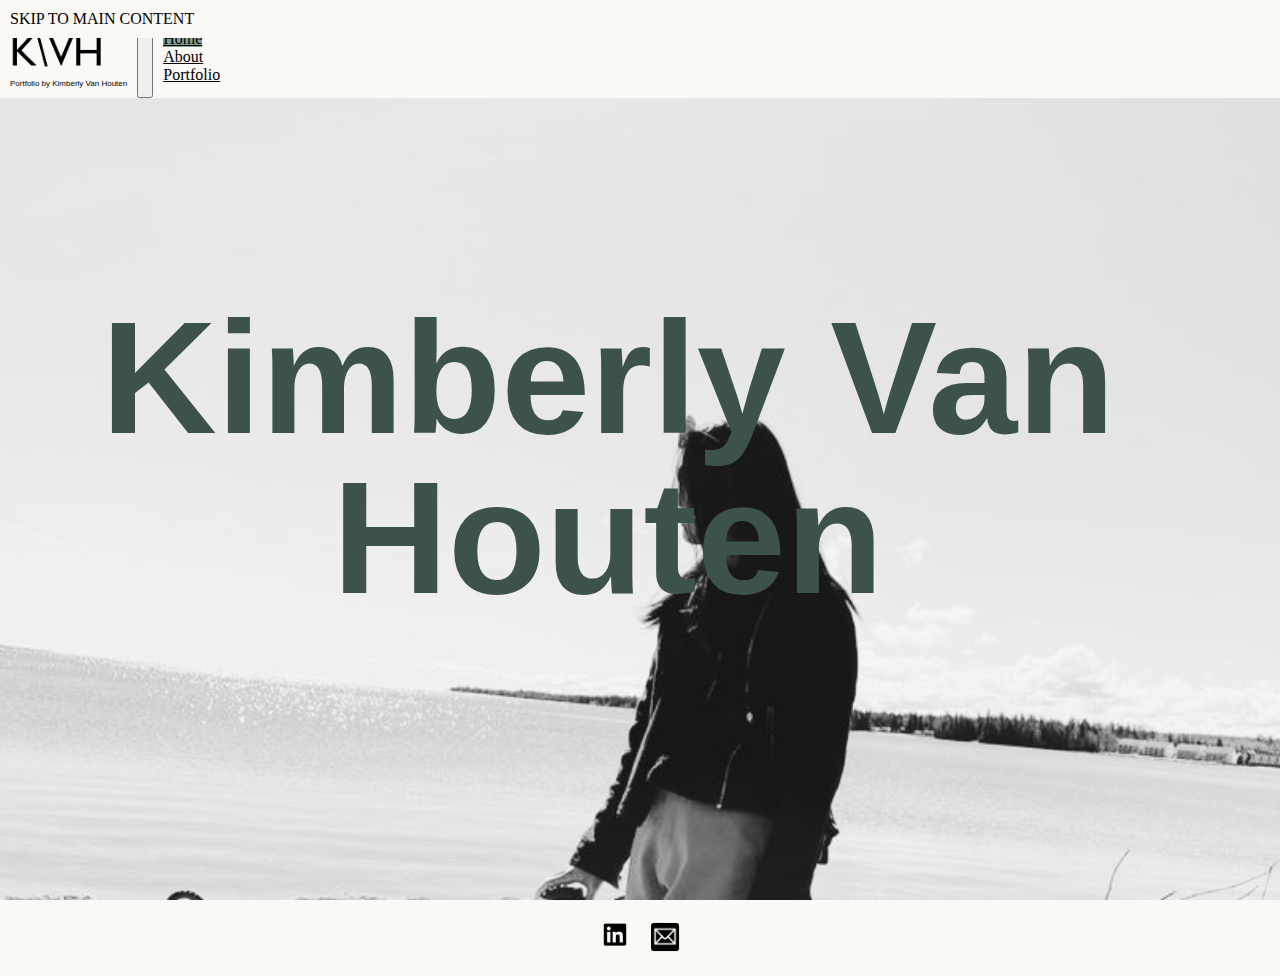
<file: index.html>
﻿<!DOCTYPE html>

<html lang="en" xmlns="http://www.w3.org/1999/xhtml">
<head>
    <meta charset="utf-8" />
    <meta name="viewport" content="width=device-width, initial-scale=1">
    <link rel="shortcut icon" type="image/png" href="images/KVH_favicon.png" />
    <!-- Bootstrap CSS -->
    <link href="https://cdn.jsdelivr.net/npm/bootstrap@5.1.3/dist/css/bootstrap.min.css"
          rel="stylesheet" integrity="sha384-1BmE4kWBq78iYhFldvKuhfTAU6auU8tT94WrHftjDbrCEXSU1oBoqyl2QvZ6jIW3"
          crossorigin="anonymous">
    <link rel="stylesheet" href="css/html5reset.css">

    <link rel="stylesheet" href="css/style.css">

    <title> KIMBERLY VAN HOUTEN</title>
</head>
<body>
    <div class="skip"><a href="#main">Skip to Main Content</a></div>
    <!-- header is repeated content -->
    <!--/.Navbar-->
    <header class="home-page">
        <nav class="navbar navbar-expand-md navbar-light fixed-top">
            <!-- Logo that links to homepage -->
            <div class=mainLogo>
                <a href=index.html>
                    <img src="images/kvh_logo.png" alt="KVH" id="logo_initial">
                </a>
                <!-- text -->
                <p>Portfolio by Kimberly Van Houten </p>
            </div>
            <!--collapsable menu button -->
            <button class="navbar-toggler" type="button" data-bs-toggle="collapse"
                    data-bs-target="#navbarCollapse" aria-controls="navbarCollapse"
                    aria-expanded="false" aria-label="Toggle navigation">
                <span class="navbar-toggler-icon"></span>
            </button>
            <!--collapsable menu content-->
            <div class="collapse navbar-collapse" id="navbarCollapse">
                <ul class="navbar-nav ms-auto mb-2 mb-md-0">
                    <li class="nav-item">
                        <a class="nav-link active" href="index.html">Home</a>
                    </li>

                    <li class="nav-item">
                        <a class="nav-link" href="about.html"> About </a>
                    </li>
                    <li class="nav-item">
                       <a class="nav-link" href="https://issuu.com/kimberly.vanhouten"> Portfolio </a>
                       <!-- <a class="nav-link" href="portfolio.html"> Portfolio </a> -->
                    </li>
                    <!--
    <li class="nav-item dropdown">
        <a class="nav-link dropdown-toggle" data-toggle="dropdown" href="#" role="button" aria-haspopup="true"
           aria-expanded="false">Architecture </a>
        <div class="dropdown-menu">
            <a class="dropdown-item" href="architecture.html">All Work</a>
            <div class="dropdown-divider"></div>
            <a class="dropdown-item" href="work_ug1p1.html">Case Study</a>
            <a class="dropdown-item" href="work_ug1p2.html">Looking Inward</a>
            <a class="dropdown-item" href="work_busstop.html">Bus Stop</a>
            <a class="dropdown-item" href="work_211.html">Setting the Scene</a>
            <a class="dropdown-item" href="work_218p1.html">Translations</a>
        </div>
    </li>

    <li class="nav-item">
        <a class="nav-link" href="artwork.html"> Artwork </a>
    </li>
        -->

                </ul>
            </div>

        </nav>


        <h1 id="home_header">Kimberly Van Houten</h1>
    </header>
    <!--
     <main class="container-main" id="main">

         <!-- Large image that is sticky and maybe a little blurred-->
    <!--
    <p class="body_text" id="intro_bio">
        Hello, I am Kimberly and my pronouns are she/her <a target="blank" href="https://lgbtlifecenter.org/pronouns/">[To read more about pronouns].</a>
        I am currently working towards a B.S of Architecture
        at the University of Michigan Taubman College.   A few fun facts about me: I love classic
        black and white films, I am an ENFJ, I think random conversations with strangers
        is one of the best experiences and I am currently learning how to play the piano.
        <a href="about.html">Read More</a>
    </p>

    <div id="project_list">
        <h2 class="homepage_h2"> Project list</h2>
        <a href="work_ug1p1.html">Case Study: House on the Stream</a>
        -
        <a href="work_ug1p2.html">Looking Inward: Adding a Room to the House on the Stream</a>
        -
        <a href="work_busstop.html">Bus Stop Design Challenge</a>
        -
        <a href="work_211.html">Setting the Scene: A Dining Room</a>
        -
        <a href="work_218p1.html">Translations: From 2D to 3D and from Volumes to Voids</a>
    </div>

    <div class="flip_card" id="software_skills">
        <div class="flip_card_inner">
            <a href="#" id="flip_card_inner">
                <div class="flip_card_front">
                    <h2 class="homepage_h2"> My Skills </h2>
                    <p>
                        I have learned a wide range of software skills
                        through many of roles that I have held and through my own
                        personal exploration.  I am excited to add to the both add to my
                        skills and improve the ones I have! If you
                        would like to read more about what I have to offer, check out my
                        about page
                    </p>
                </div>
            </a>
            <div class="flip_card_back">
                <p>
                    Photoshop - Illustrator - Indesign - Rhino 3d Modeling -
                    Revit - CSS - HTML - C++
                </p>
            </div>
        </div>
    </div>
    </main>

    -->

    <!-- footer is repeated content -->
    <footer>
        <!-- social media icon links -->
        <a target="blank" href="https://www.linkedin.com/in/kimberly-van-houten/">
            <img src="images/linkedin_icon.png" alt="linkedin icon">
        </a>

        <a target="blank" href="mailto:vhoutenk@umich.edu">
            <img src="images/email_icon.png" alt="email icon">
        </a>
    </footer>

    <!-- script for the dropdown menu-->
    <script src="https://cdn.jsdelivr.net/npm/bootstrap@5.1.3/dist/js/bootstrap.bundle.min.js"
            integrity="sha384-ka7Sk0Gln4gmtz2MlQnikT1wXgYsOg+OMhuP+IlRH9sENBO0LRn5q+8nbTov4+1p"
            crossorigin="anonymous">
    </script>
    <script src="https://code.jquery.com/jquery-3.3.1.slim.min.js" integrity="sha384-q8i/X+965DzO0rT7abK41JStQIAqVgRVzpbzo5smXKp4YfRvH+8abtTE1Pi6jizo" crossorigin="anonymous"></script>
    <script src="https://cdnjs.cloudflare.com/ajax/libs/popper.js/1.14.7/umd/popper.min.js" integrity="sha384-UO2eT0CpHqdSJQ6hJty5KVphtPhzWj9WO1clHTMGa3JDZwrnQq4sF86dIHNDz0W1" crossorigin="anonymous"></script>
    <script src="https://stackpath.bootstrapcdn.com/bootstrap/4.3.1/js/bootstrap.min.js" integrity="sha384-JjSmVgyd0p3pXB1rRibZUAYoIIy6OrQ6VrjIEaFf/nJGzIxFDsf4x0xIM+B07jRM" crossorigin="anonymous"></script>
    <script src="js/script.js"></script>


</body>
</html>
</file>
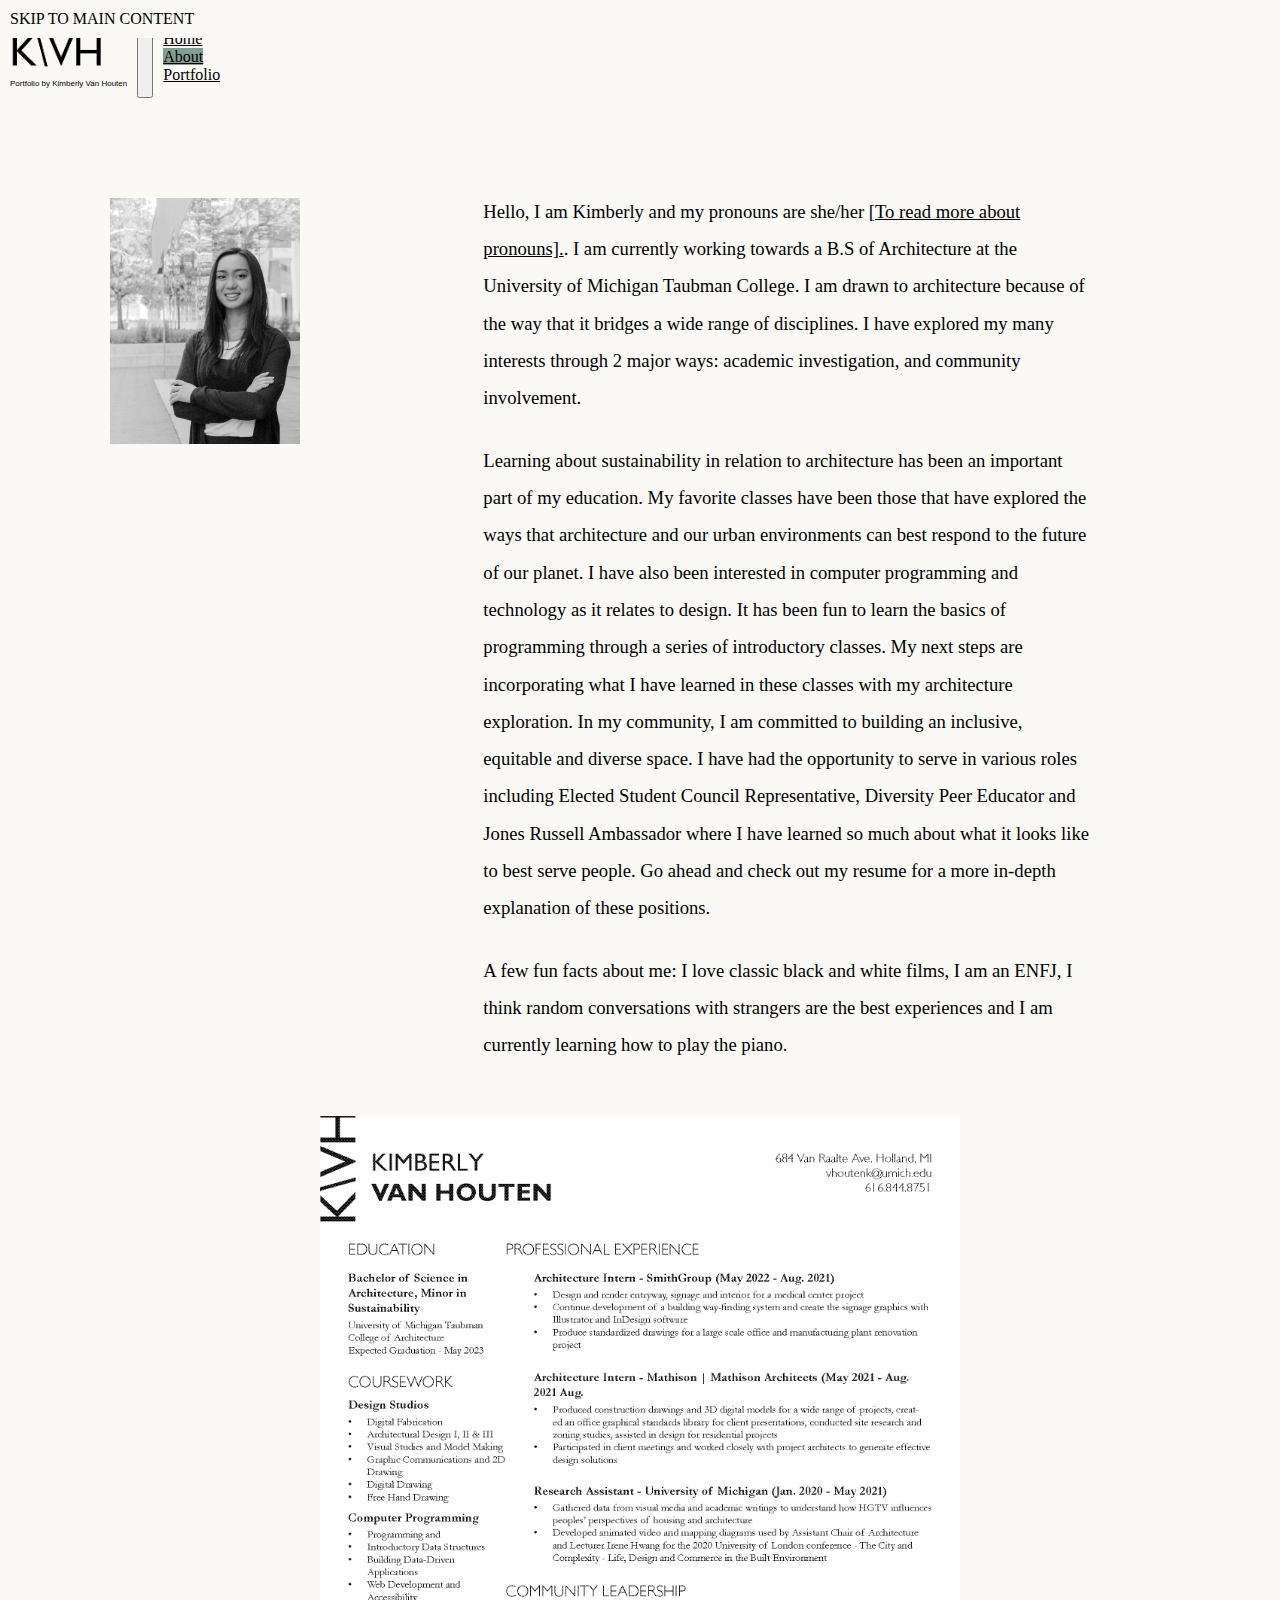
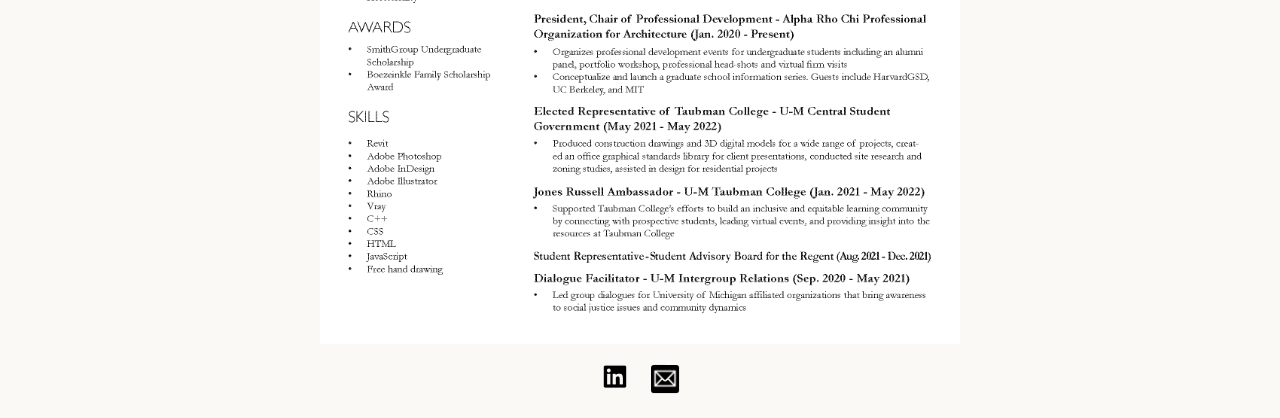
<file: about.html>
﻿<!DOCTYPE html>

<html lang="en" xmlns="http://www.w3.org/1999/xhtml">
<head>
    <meta charset="utf-8" />
    <meta name="viewport" content="width=device-width, initial-scale=1">
    <link rel="shortcut icon" type="image/png" href="images/kvh_favicon.png" />
    <!-- Bootstrap CSS -->
    <link href="https://cdn.jsdelivr.net/npm/bootstrap@5.1.3/dist/css/bootstrap.min.css"
          rel="stylesheet" integrity="sha384-1BmE4kWBq78iYhFldvKuhfTAU6auU8tT94WrHftjDbrCEXSU1oBoqyl2QvZ6jIW3"
          crossorigin="anonymous">
    <link rel="stylesheet" href="css/html5reset.css">

    <link rel="stylesheet" href="css/style.css">

    <title> About | KIMBERLY VAN HOUTEN </title>
</head>
<body>
    <div class="skip"><a href="#main">Skip to Main Content</a></div>
    <!-- header is repeated content -->
    <!--/.Navbar-->
    <header>
        <nav class="navbar navbar-expand-md navbar-light fixed-top">
            <!-- Logo that links to homepage -->
            <div class=mainLogo>
                <a href=index.html>
                    <img src="images/kvh_logo.png" alt="kvh" id="logo_initial">
                </a>
                <!-- text -->
                <p>Portfolio by Kimberly Van Houten </p>
            </div>
            <!--collapsable menu button -->
            <button class="navbar-toggler" type="button" data-bs-toggle="collapse"
                    data-bs-target="#navbarCollapse" aria-controls="navbarCollapse"
                    aria-expanded="false" aria-label="Toggle navigation">
                <span class="navbar-toggler-icon"></span>
            </button>
            <!--collapsable menu content-->
            <div class="collapse navbar-collapse" id="navbarCollapse">
                <ul class="navbar-nav ms-auto mb-2 mb-md-0">
                    <li class="nav-item">
                        <a class="nav-link" href="index.html">Home</a>
                    </li>
                    <li class="nav-item">
                        <a class="nav-link active" href="about.html"> About </a>
                    </li>
                    <li class="nav-item">
                         <a class="nav-link" href="https://issuu.com/kimberly.vanhouten"> Portfolio </a>
                       <!-- <a class="nav-link" href="portfolio.html"> Portfolio </a> -->
                    </li>
                    <!--
    <li class="nav-item dropdown">
        <a class="nav-link dropdown-toggle" data-toggle="dropdown" href="#" role="button" aria-haspopup="true"
           aria-expanded="false">Architecture </a>
        <div class="dropdown-menu">
            <a class="dropdown-item" href="architecture.html">All Work</a>
            <div class="dropdown-divider"></div>
            <a class="dropdown-item" href="work_ug1p1.html">Case Study</a>
            <a class="dropdown-item" href="work_ug1p2.html">Looking Inward</a>
            <a class="dropdown-item" href="work_busstop.html">Bus Stop</a>
            <a class="dropdown-item" href="work_211.html">Setting the Scene</a>
            <a class="dropdown-item" href="work_218p1.html">Translations</a>
        </div>
    </li>
    <li class="nav-item">
        <a class="nav-link" href="artwork.html"> Artwork </a>
    </li>
        -->
                </ul>
            </div>
        </nav>
    </header>

    <main id="main">
        <div class="about_container">
            <img src="images/headshot.jpg" alt="headshot" id="headshot">
            <div class="about_textdiv">
                <p class="body_text about_text">
                    Hello, I am Kimberly and my pronouns are she/her
                    <a target="blank" href="https://lgbtlifecenter.org/pronouns/">[To read more about pronouns].</a>.
                    I am currently working towards a B.S of Architecture at the University of Michigan Taubman College.
                    I am drawn to architecture because of the way that it bridges a wide range of disciplines.
                    I have explored my many interests through 2 major ways: academic investigation, and community involvement.
                   
                </p>

                <p class="body_text about_text">
                    Learning about sustainability in relation to architecture has been an important part of my education.
                    My favorite classes have been those that have explored the ways that architecture and
                    our urban environments can best respond to the future of our planet.
                    I have also been interested in computer programming and technology as it relates to design.
                    It has been fun to learn the basics of programming through a series of introductory classes.  My next steps
                    are incorporating what I have learned in these classes with my architecture exploration. In my community, I am
                    committed to building an inclusive, equitable and diverse space.
                    I have had the opportunity to serve in various roles including
                    Elected Student Council Representative, Diversity Peer Educator and Jones Russell Ambassador where I have
                    learned so much about what it looks like to best serve people.
                    Go ahead and check out my resume for a more in-depth explanation of these positions.
                </p>

                <p class="body_text about_text">
                    A few fun facts about me: I love classic black and white films, I am an ENFJ, I think random conversations with strangers
                    are the best experiences and I am currently learning how to play the piano.

                </p>
            </div>
        </div>

            <p>

               <!--<embed id="resumepdf" src="files/11.7.2022 Resume draft.pdf" alt="resume" />-->
                <img id="resumeimg" src="files/Kimberly Van Houten - Resume - Fall 2022.png" alt="resume">
            </p>
       
    </main>
    <!-- footer is repeated content -->
    <footer>
        <!-- social media icon links -->
        <a target="blank" href="https://www.linkedin.com/in/kimberly-van-houten/">
            <img src="images/linkedin_icon.png" alt="linkedin icon">
        </a>

        <a target="blank" id="email" href="mailto:vhoutenk@umich.edu">
            <img src="images/email_icon.png" alt="email icon">
        </a>
    </footer>

    <!-- script for the dropdown menu-->
    <script src="https://cdn.jsdelivr.net/npm/bootstrap@5.1.3/dist/js/bootstrap.bundle.min.js"
            integrity="sha384-ka7Sk0Gln4gmtz2MlQnikT1wXgYsOg+OMhuP+IlRH9sENBO0LRn5q+8nbTov4+1p"
            crossorigin="anonymous">
    </script>
    <script src="https://code.jquery.com/jquery-3.3.1.slim.min.js" integrity="sha384-q8i/X+965DzO0rT7abK41JStQIAqVgRVzpbzo5smXKp4YfRvH+8abtTE1Pi6jizo" crossorigin="anonymous"></script>
    <script src="https://cdnjs.cloudflare.com/ajax/libs/popper.js/1.14.7/umd/popper.min.js" integrity="sha384-UO2eT0CpHqdSJQ6hJty5KVphtPhzWj9WO1clHTMGa3JDZwrnQq4sF86dIHNDz0W1" crossorigin="anonymous"></script>
    <script src="https://stackpath.bootstrapcdn.com/bootstrap/4.3.1/js/bootstrap.min.js" integrity="sha384-JjSmVgyd0p3pXB1rRibZUAYoIIy6OrQ6VrjIEaFf/nJGzIxFDsf4x0xIM+B07jRM" crossorigin="anonymous"></script>
    <script src="js/script.js"></script>



</body>
</html>
</file>
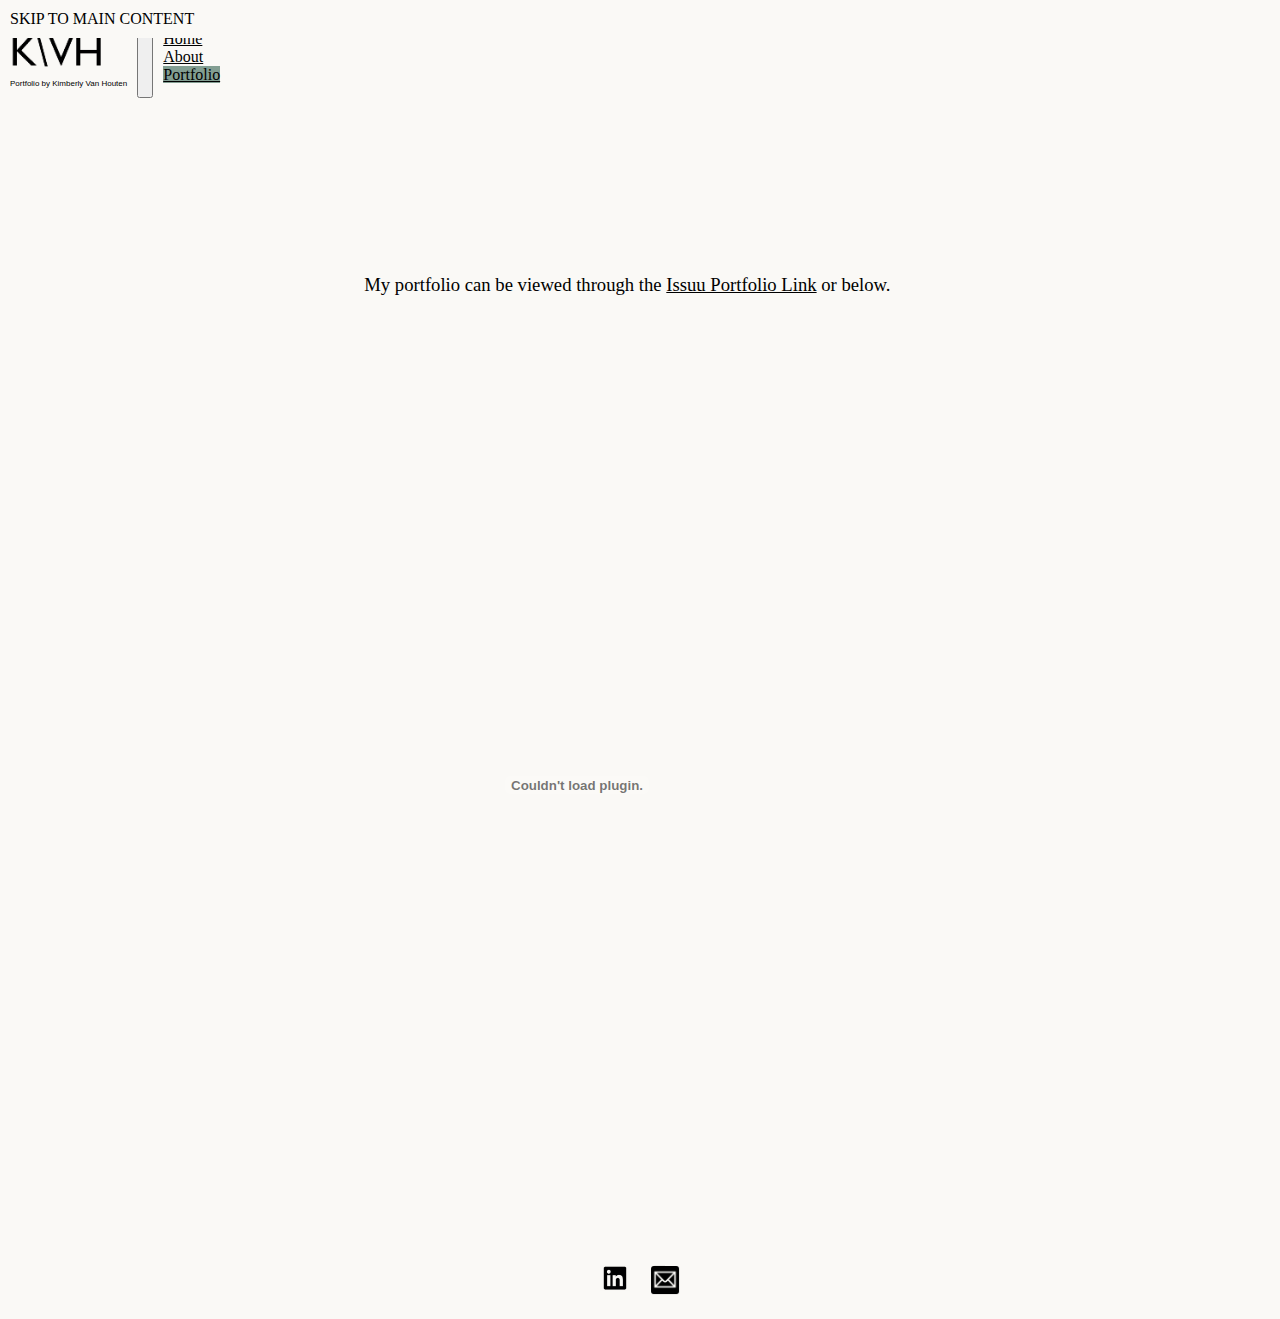
<file: portfolio.html>
<!DOCTYPE html>

<html lang="en" xmlns="http://www.w3.org/1999/xhtml">
<head>
    <meta charset="utf-8" />
    <meta name="viewport" content="width=device-width, initial-scale=1">
    <link rel="shortcut icon" type="image/png" href="images/kvh_favicon.png" />
    <!-- Bootstrap CSS -->
    <link href="https://cdn.jsdelivr.net/npm/bootstrap@5.1.3/dist/css/bootstrap.min.css"
          rel="stylesheet" integrity="sha384-1BmE4kWBq78iYhFldvKuhfTAU6auU8tT94WrHftjDbrCEXSU1oBoqyl2QvZ6jIW3"
          crossorigin="anonymous">
    <link rel="stylesheet" href="css/html5reset.css">

    <link rel="stylesheet" href="css/style.css">

    <title> About | KIMBERLY VAN HOUTEN </title>
</head>
<body>
    <div class="skip"><a href="#main">Skip to Main Content</a></div>
    <!-- header is repeated content -->
    <!--/.Navbar-->
    <header>
        <nav class="navbar navbar-expand-md navbar-light fixed-top">
            <!-- Logo that links to homepage -->
            <div class=mainLogo>
                <a href=index.html>
                    <img src="images/kvh_logo.png" alt="kvh" id="logo_initial">
                </a>
                <!-- text -->
                <p>Portfolio by Kimberly Van Houten </p>
            </div>
            <!--collapsable menu button -->
            <button class="navbar-toggler" type="button" data-bs-toggle="collapse"
                    data-bs-target="#navbarCollapse" aria-controls="navbarCollapse"
                    aria-expanded="false" aria-label="Toggle navigation">
                <span class="navbar-toggler-icon"></span>
            </button>
            <!--collapsable menu content-->
            <div class="collapse navbar-collapse" id="navbarCollapse">
                <ul class="navbar-nav ms-auto mb-2 mb-md-0">
                    <li class="nav-item">
                        <a class="nav-link" href="index.html">Home</a>
                    </li>
                    <li class="nav-item">
                        <a class="nav-link" href="about.html"> About </a>
                    </li>
                    <li class="nav-item">
                        <a class="nav-link active" href="portfolio.html"> Portfolio </a>
                    </li>
                    <!--
                    <li class="nav-item dropdown">
                        <a class="nav-link dropdown-toggle" data-toggle="dropdown" href="#" role="button" aria-haspopup="true"
                           aria-expanded="false">Architecture </a>
                        <div class="dropdown-menu">
                            <a class="dropdown-item" href="architecture.html">All Work</a>
                            <div class="dropdown-divider"></div>
                            <a class="dropdown-item" href="work_ug1p1.html">Case Study</a>
                            <a class="dropdown-item" href="work_ug1p2.html">Looking Inward</a>
                            <a class="dropdown-item" href="work_busstop.html">Bus Stop</a>
                            <a class="dropdown-item" href="work_211.html">Setting the Scene</a>
                            <a class="dropdown-item" href="work_218p1.html">Translations</a>
                        </div>
                    </li>
                    <li class="nav-item">
                        <a class="nav-link" href="artwork.html"> Artwork </a>
                    </li>
                        -->
                </ul>
            </div>
        </nav>
        <h1></h1>
    </header>


    <main id="main">
               
        <div class=portfolio_container>
           <p class="body_text">
              My portfolio can be viewed through the <a target="blank" href="https://issuu.com/kimberly.vanhouten">Issuu Portfolio Link</a> or below.
           </p>
    <!--Pdf format works poorly on mobile view-->
    <!--  <embed id="portfoliopdf" src="files/221114 v2 Portfolio Draft - fall 2022.pdf" alt="portfolio" /> -->
          <embed id="portfoliopdf" src="files/23 0207 Portfolio - Kimberly Van Houten - Winter 2023 - spreads - reduced.pdf" alt="portfolio"/> 
     
       <!--  <img src="images_work/221114 v2 Portfolio Draft - fall 20222.png" alt="portfolio page 1">
            <img src="images_work/221114 v2 Portfolio Draft - fall 20223.png" alt="portfolio page 2">
            <img src="images_work/221114 v2 Portfolio Draft - fall 20224.png" alt="portfolio page 3">
            <img src="images_work/221114 v2 Portfolio Draft - fall 20225.png" alt="portfolio page 4">
            <img src="images_work/221114 v2 Portfolio Draft - fall 20226.png" alt="portfolio page 5">
            <img src="images_work/221114 v2 Portfolio Draft - fall 20227.png" alt="portfolio page 6">
            <img src="images_work/221114 v2 Portfolio Draft - fall 20228.png" alt="portfolio page 7">
            <img src="images_work/221114 v2 Portfolio Draft - fall 20229.png" alt="portfolio page 8">
            <img src="images_work/221114 v2 Portfolio Draft - fall 202210.png" alt="portfolio page 9">
            <img src="images_work/221114 v2 Portfolio Draft - fall 202211.png" alt="portfolio page 10">
            <img src="images_work/221114 v2 Portfolio Draft - fall 202212.png" alt="portfolio page 11">
            <img src="images_work/221114 v2 Portfolio Draft - fall 202213.png" alt="portfolio page 12"> --!>

        </div>

    </main>

    <!-- footer is repeated content -->
    <footer>
        <!-- social media icon links -->
        <a target="blank" href="https://www.linkedin.com/in/kimberly-van-houten/">
            <img src="images/linkedin_icon.png" alt="linkedin icon">
        </a>

        <a target="blank" id="email" href="mailto:vhoutenk@umich.edu">
            <img src="images/email_icon.png" alt="email icon">
        </a>
    </footer>

    <!-- script for the dropdown menu-->
    <script src="https://cdn.jsdelivr.net/npm/bootstrap@5.1.3/dist/js/bootstrap.bundle.min.js"
            integrity="sha384-ka7Sk0Gln4gmtz2MlQnikT1wXgYsOg+OMhuP+IlRH9sENBO0LRn5q+8nbTov4+1p"
            crossorigin="anonymous">
    </script>
    <script src="https://code.jquery.com/jquery-3.3.1.slim.min.js" integrity="sha384-q8i/X+965DzO0rT7abK41JStQIAqVgRVzpbzo5smXKp4YfRvH+8abtTE1Pi6jizo" crossorigin="anonymous"></script>
    <script src="https://cdnjs.cloudflare.com/ajax/libs/popper.js/1.14.7/umd/popper.min.js" integrity="sha384-UO2eT0CpHqdSJQ6hJty5KVphtPhzWj9WO1clHTMGa3JDZwrnQq4sF86dIHNDz0W1" crossorigin="anonymous"></script>
    <script src="https://stackpath.bootstrapcdn.com/bootstrap/4.3.1/js/bootstrap.min.js" integrity="sha384-JjSmVgyd0p3pXB1rRibZUAYoIIy6OrQ6VrjIEaFf/nJGzIxFDsf4x0xIM+B07jRM" crossorigin="anonymous"></script>
    <script src="js/script.js"></script>

</body>
</html>
</file>
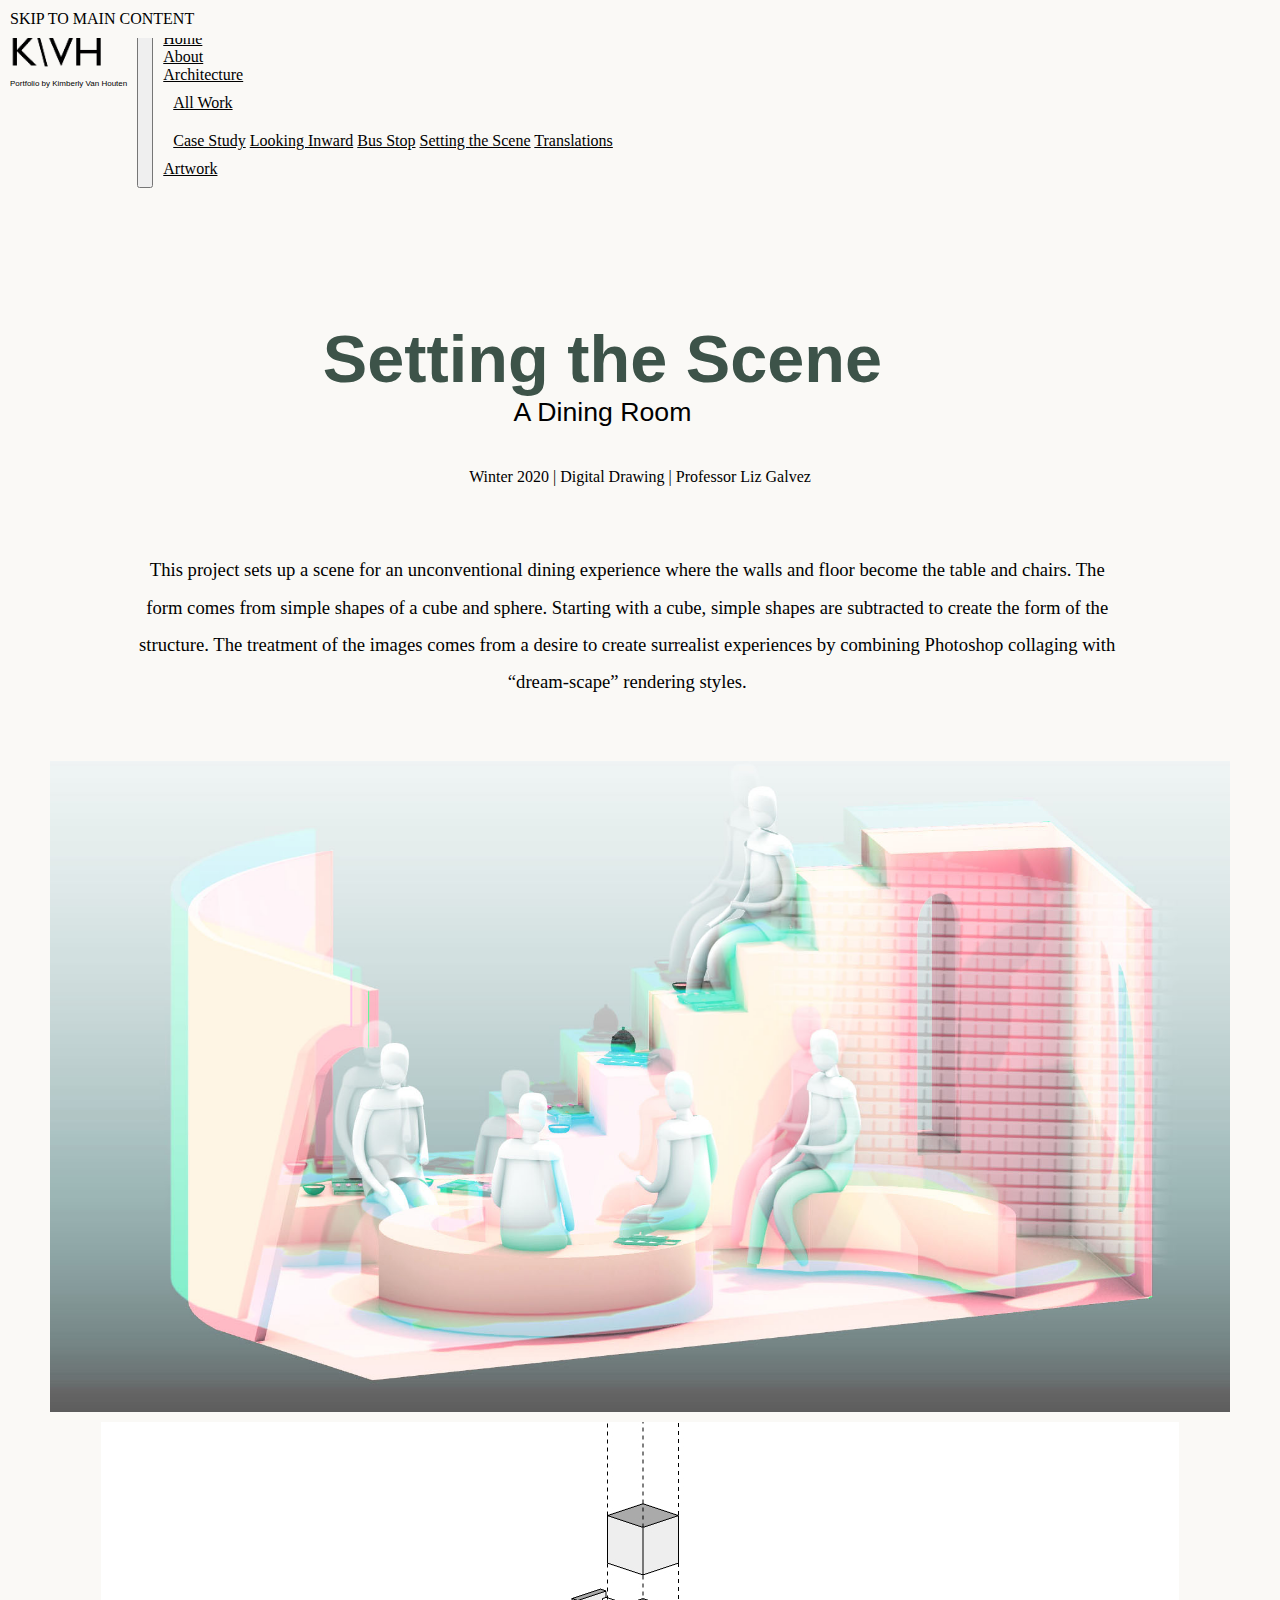
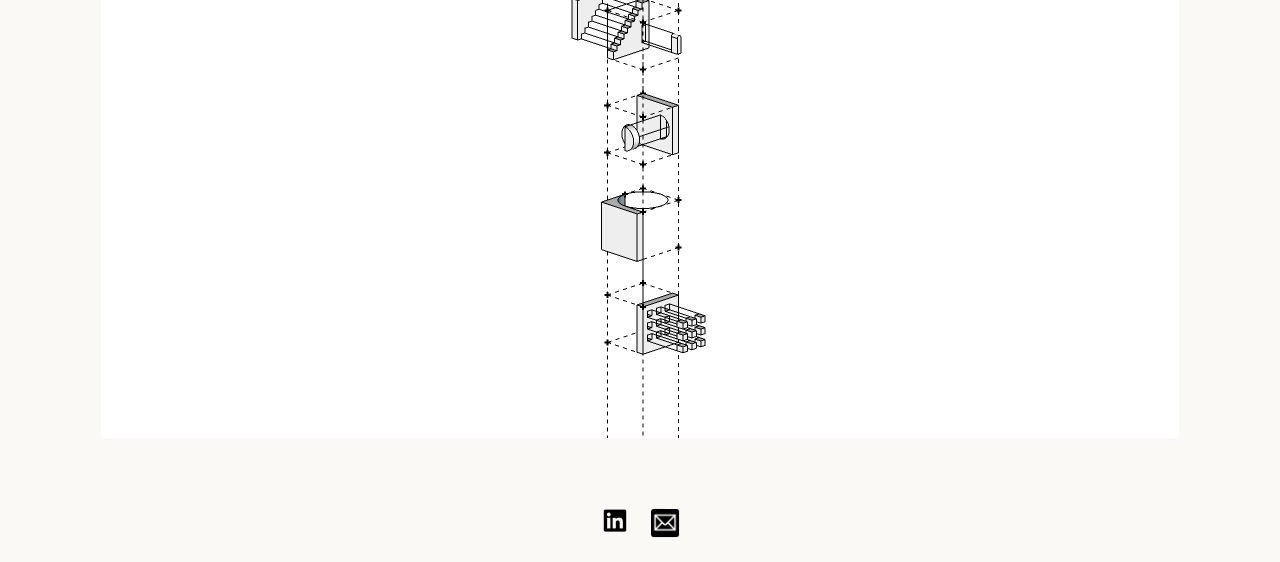
<file: work_211.html>
﻿<!DOCTYPE html>

<html lang="en" xmlns="http://www.w3.org/1999/xhtml">
<head>
    <meta charset="utf-8" />
    <meta name="viewport" content="width=device-width, initial-scale=1">
    <link rel="shortcut icon" type="image/png" href="images/kvh_favicon.png" />
    <!-- Bootstrap CSS -->
    <link href="https://cdn.jsdelivr.net/npm/bootstrap@5.1.3/dist/css/bootstrap.min.css"
          rel="stylesheet" integrity="sha384-1BmE4kWBq78iYhFldvKuhfTAU6auU8tT94WrHftjDbrCEXSU1oBoqyl2QvZ6jIW3"
          crossorigin="anonymous">
    <link rel="stylesheet" href="css/html5reset.css">
    <link rel="stylesheet" href="css/style.css">

    <title> Work | KIMBERLY VAN HOUTEN </title>
</head>
<body>
    <div class="skip"><a href="#main">Skip to Main Content</a></div>
    <!-- header is repeated content -->
    <!--/.Navbar-->
    <header>
        <nav class="navbar navbar-expand-md navbar-light fixed-top">
            <!-- Logo that links to homepage -->
            <div class=mainLogo>
                <a href=index.html>
                    <img src="images/kvh_logo.png" alt="kvh" id="logo_initial">
                </a>
                <!-- text -->
                <p>Portfolio by Kimberly Van Houten </p>
            </div>
            <!--collapsable menu button -->
            <button class="navbar-toggler" type="button" data-bs-toggle="collapse"
                    data-bs-target="#navbarCollapse" aria-controls="navbarCollapse"
                    aria-expanded="false" aria-label="Toggle navigation">
                <span class="navbar-toggler-icon"></span>
            </button>
            <!--collapsable menu content-->
            <div class="collapse navbar-collapse" id="navbarCollapse">
                <ul class="navbar-nav ms-auto mb-2 mb-md-0">
                    <li class="nav-item">
                        <a class="nav-link" href="index.html">Home</a>
                    </li>
                    <li class="nav-item">
                        <a class="nav-link" href="about.html"> About </a>
                    </li>
                    <li class="nav-item dropdown">
                        <a class="nav-link dropdown-toggle" data-toggle="dropdown" href="#" role="button" aria-haspopup="true"
                           aria-expanded="false">Architecture </a>
                        <div class="dropdown-menu">
                            <a class="dropdown-item" href="architecture.html">All Work</a>
                            <div class="dropdown-divider"></div>
                            <a class="dropdown-item" href="work_ug1p1.html">Case Study</a>
                            <a class="dropdown-item" href="work_ug1p2.html">Looking Inward</a>
                            <a class="dropdown-item" href="work_busstop.html">Bus Stop</a>
                            <a class="dropdown-item active" href="work_211.html">Setting the Scene</a>
                            <a class="dropdown-item" href="work_218p1.html">Translations</a>
                        </div>
                    </li>
                    <li class="nav-item">
                        <a class="nav-link" href="artwork.html"> Artwork </a>
                    </li>
                </ul>
            </div>
        </nav>

        <h1>Setting the Scene</h1>
    </header>


    <main id="main">
        <h2>A Dining Room</h2>

        <p class=project_info>
            Winter 2020 | Digital Drawing | Professor Liz Galvez
        </p>
        <p class="body_text">
            This project sets up a  scene for an unconventional dining experience
            where the walls and floor become the table and chairs. The form comes
            from simple shapes of a cube and sphere. Starting with a cube, simple
            shapes are subtracted to create the form of the structure.
            The treatment of the images comes from a desire to  create surrealist
            experiences by combining Photoshop collaging with “dream-scape”
            rendering styles.
        </p>
        <!-- grid of pictures -->
        <div class=project_container>
            <img src="images_work/211img1.jpg" alt="axon of dining room">
            <img src="images_work/211img2.jpg" alt="diagram">


        </div>
    </main>
    <!-- footer is repeated content -->
    <footer>
        <!-- social media icon links -->
        <a target="blank" href="https://www.linkedin.com/in/kimberly-van-houten/">
            <img src="images/linkedin_icon.png" alt="linkedin icon">
        </a>

        <a target="blank" href="mailto:vhoutenk@umich.edu">
            <img src="images/email_icon.png" alt="email icon">
        </a>
    </footer>
    <!-- script for the dropdown menu-->
    <script src="https://cdn.jsdelivr.net/npm/bootstrap@5.1.3/dist/js/bootstrap.bundle.min.js"
            integrity="sha384-ka7Sk0Gln4gmtz2MlQnikT1wXgYsOg+OMhuP+IlRH9sENBO0LRn5q+8nbTov4+1p"
            crossorigin="anonymous">
    </script>
    <script src="https://code.jquery.com/jquery-3.3.1.slim.min.js" integrity="sha384-q8i/X+965DzO0rT7abK41JStQIAqVgRVzpbzo5smXKp4YfRvH+8abtTE1Pi6jizo" crossorigin="anonymous"></script>
    <script src="https://cdnjs.cloudflare.com/ajax/libs/popper.js/1.14.7/umd/popper.min.js" integrity="sha384-UO2eT0CpHqdSJQ6hJty5KVphtPhzWj9WO1clHTMGa3JDZwrnQq4sF86dIHNDz0W1" crossorigin="anonymous"></script>
    <script src="https://stackpath.bootstrapcdn.com/bootstrap/4.3.1/js/bootstrap.min.js" integrity="sha384-JjSmVgyd0p3pXB1rRibZUAYoIIy6OrQ6VrjIEaFf/nJGzIxFDsf4x0xIM+B07jRM" crossorigin="anonymous"></script>
    <script src="js/script.js"></script>

</body>
</html>
</file>
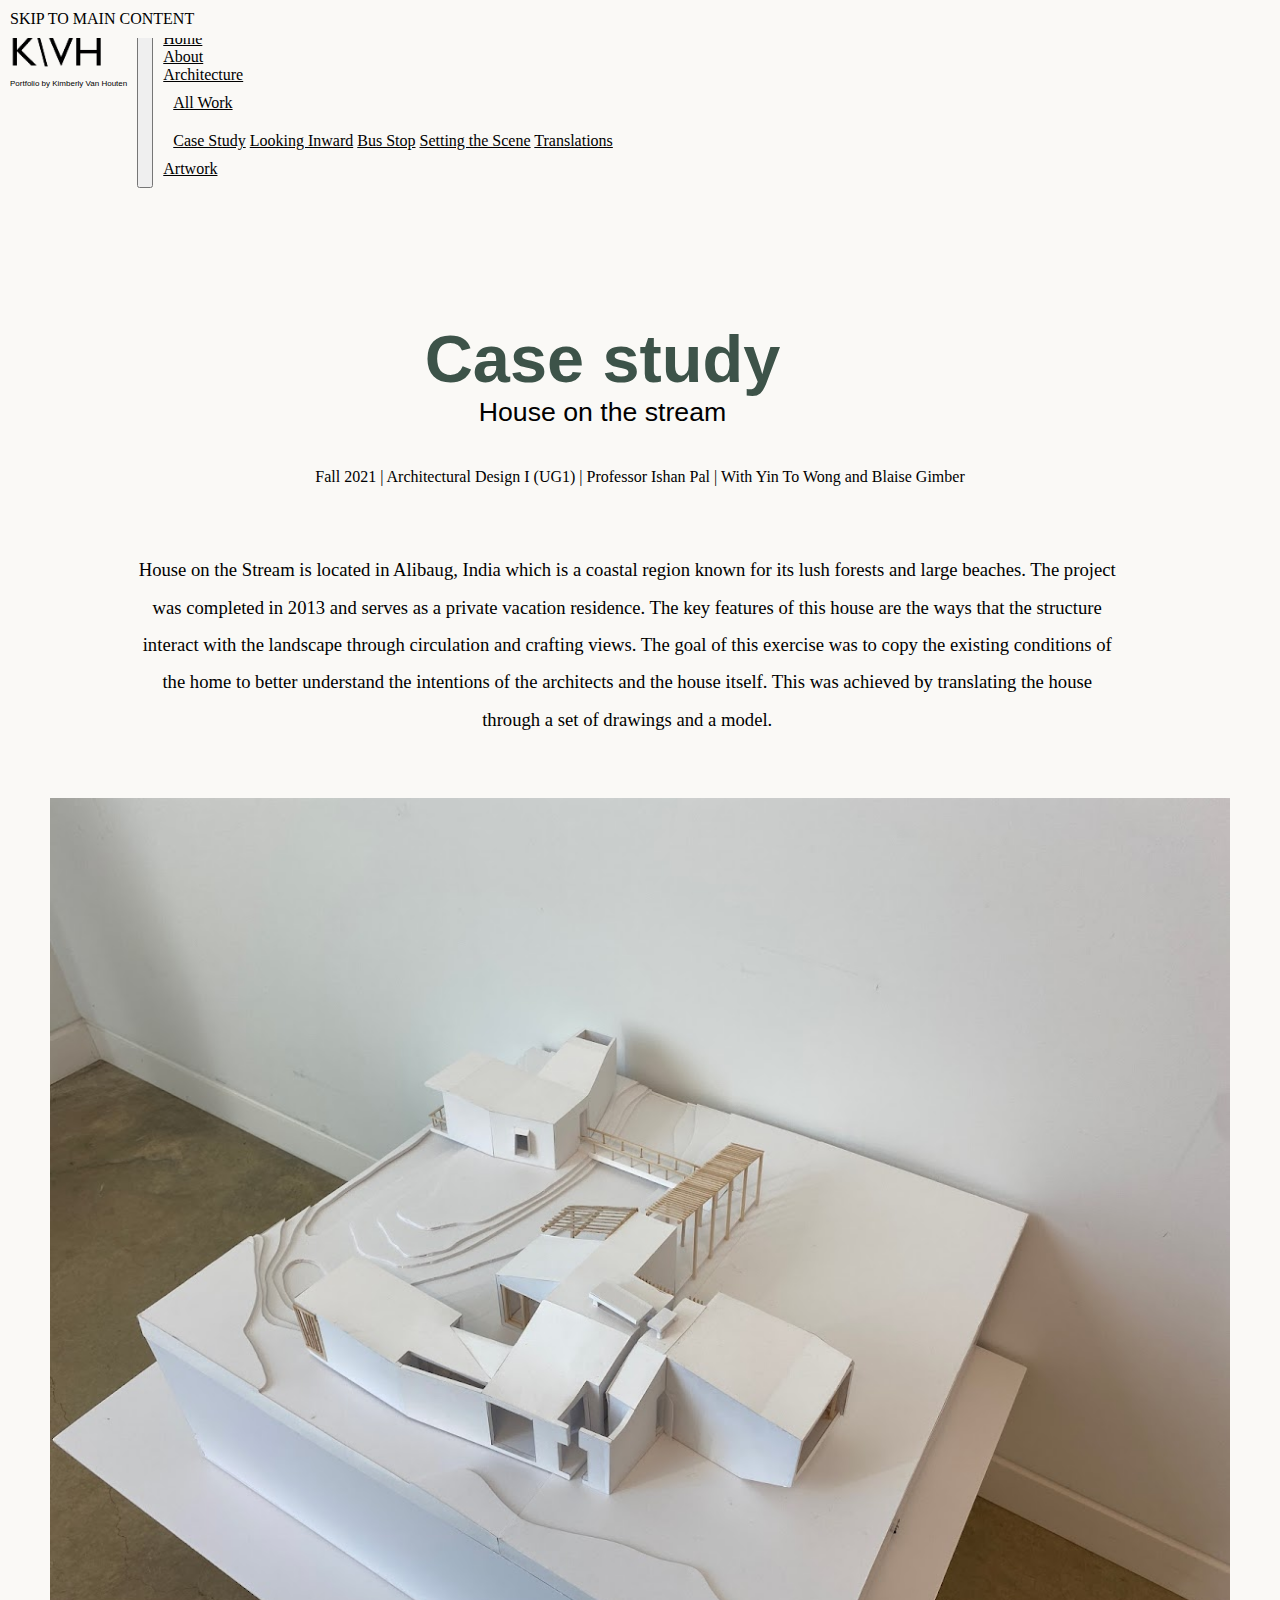
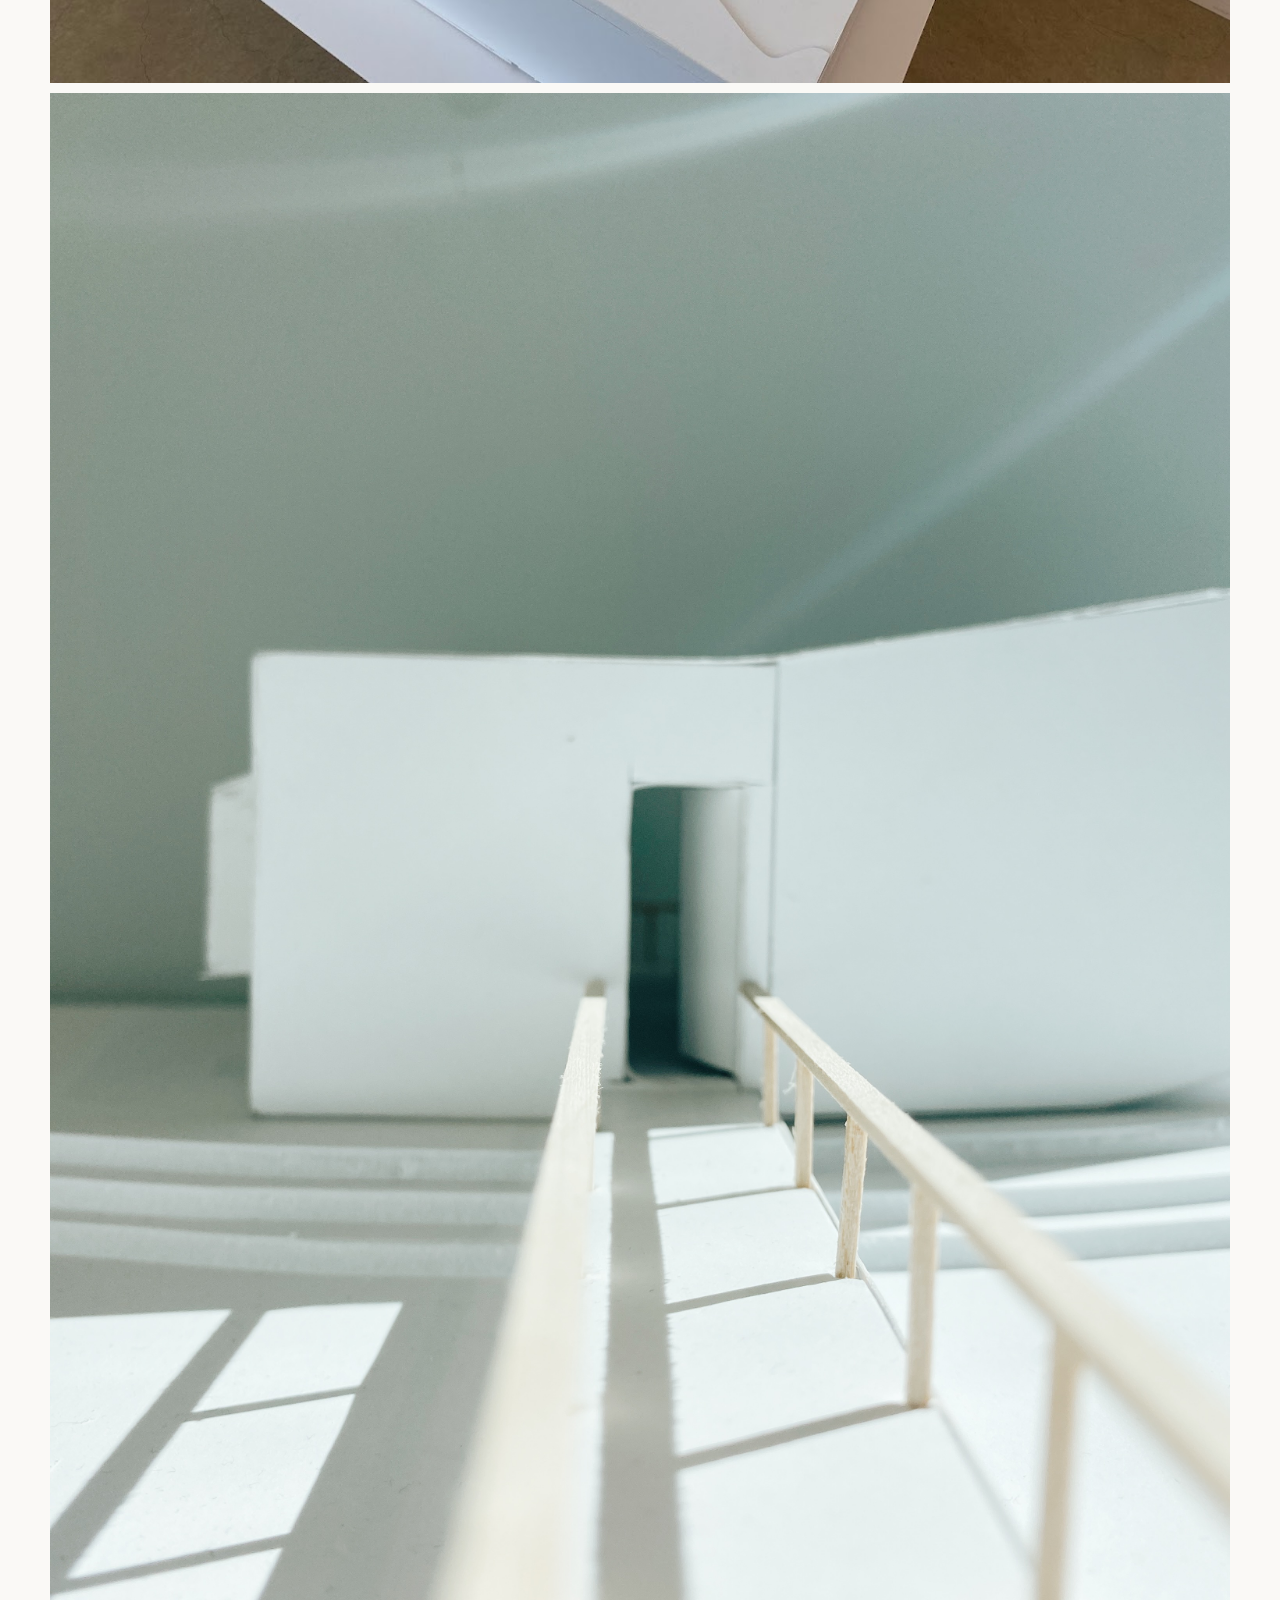
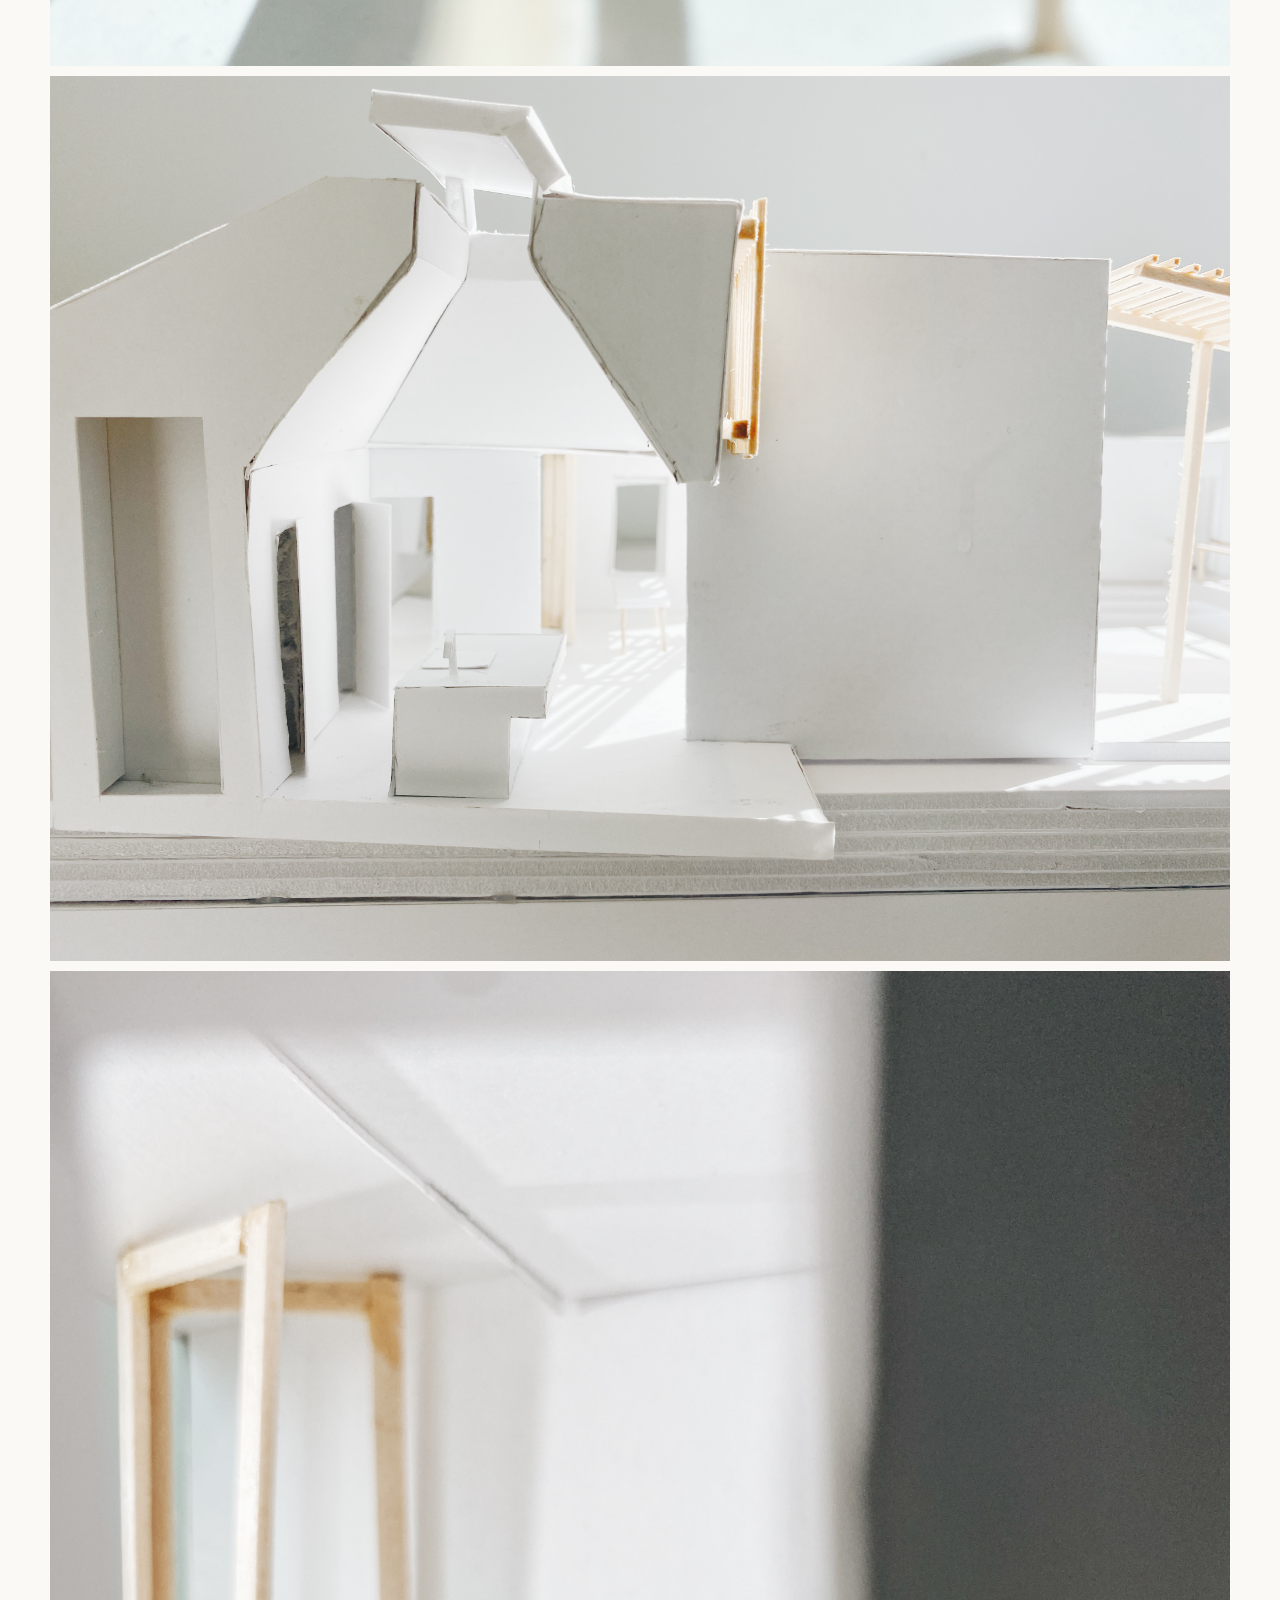
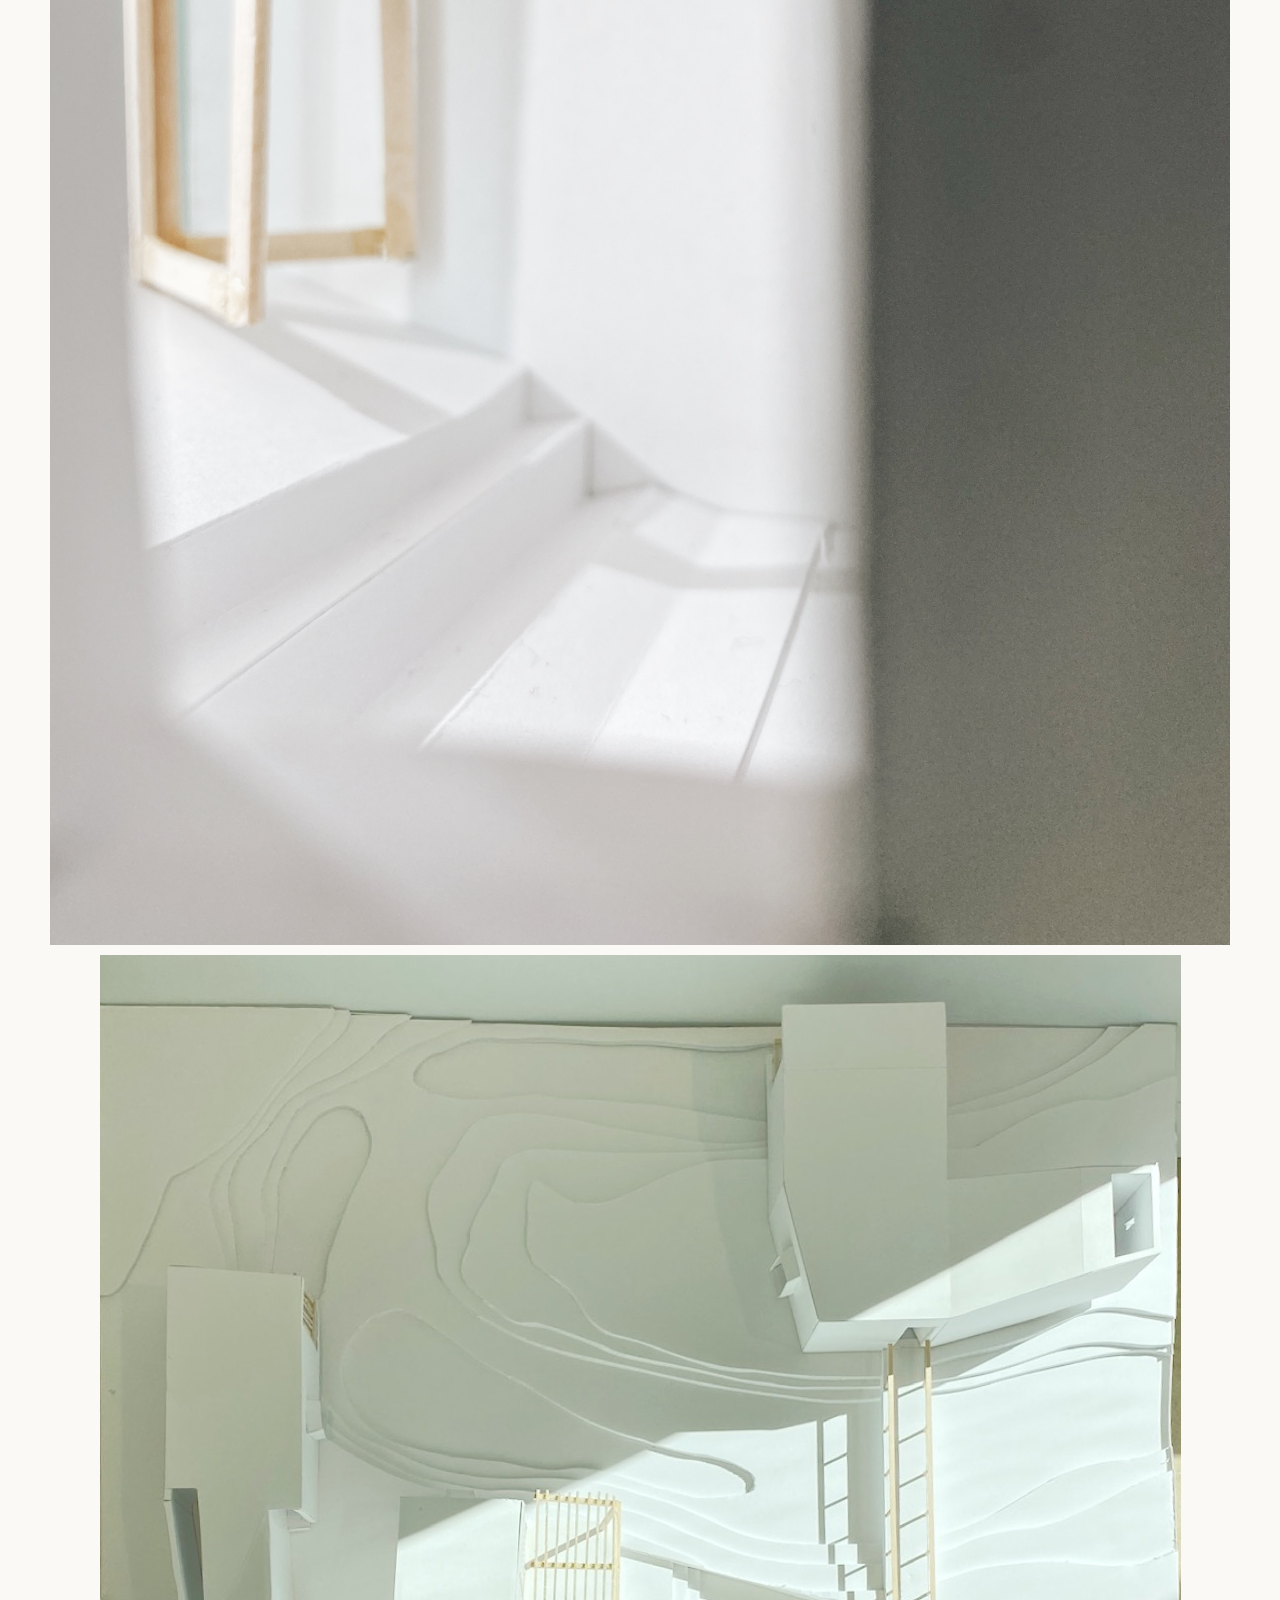
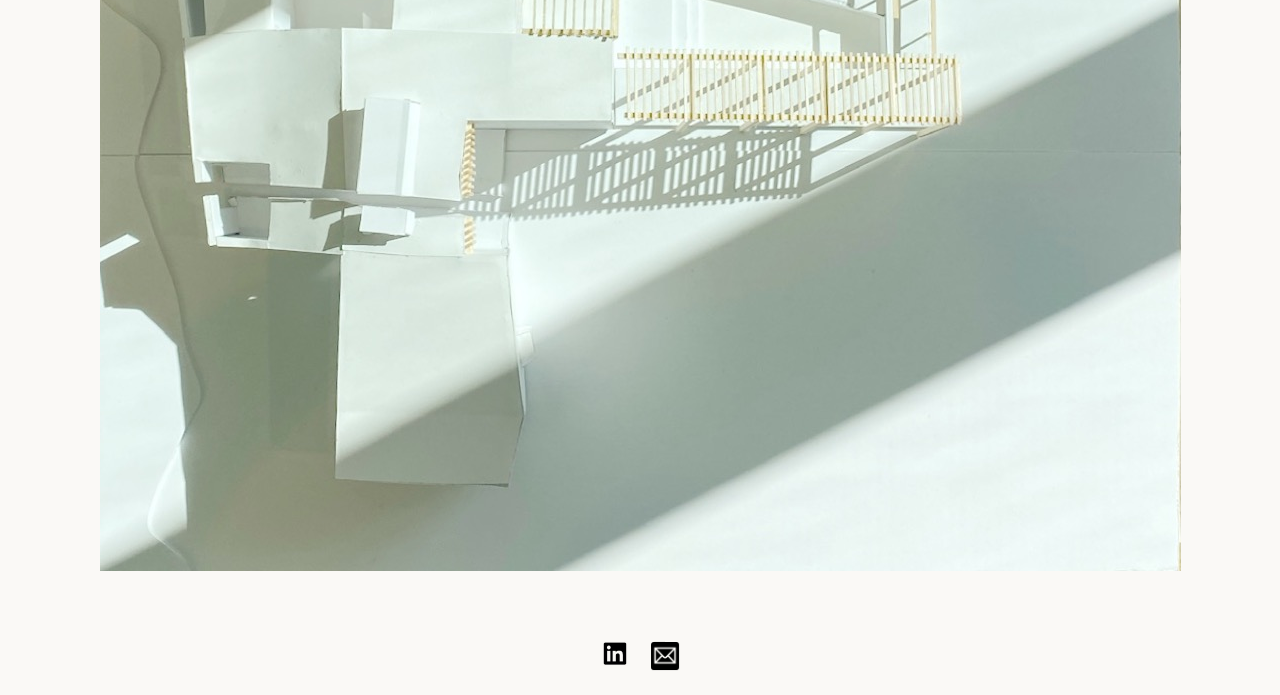
<file: work_ug1p1.html>
﻿<!DOCTYPE html>

<html lang="en" xmlns="http://www.w3.org/1999/xhtml">
<head>
    <meta charset="utf-8" />
    <meta name="viewport" content="width=device-width, initial-scale=1">
    <link rel="shortcut icon" type="image/png" href="images/kvh_favicon.png" />
    <!-- Bootstrap CSS -->
    <link href="https://cdn.jsdelivr.net/npm/bootstrap@5.1.3/dist/css/bootstrap.min.css"
          rel="stylesheet" integrity="sha384-1BmE4kWBq78iYhFldvKuhfTAU6auU8tT94WrHftjDbrCEXSU1oBoqyl2QvZ6jIW3"
          crossorigin="anonymous">
    <link rel="stylesheet" href="css/html5reset.css">
    <link rel="stylesheet" href="css/style.css">

    <title> Work | KIMBERLY VAN HOUTEN </title>
</head>
<body>
    <div class="skip"><a href="#main">Skip to Main Content</a></div>
    <!-- header is repeated content -->
    <!--/.Navbar-->
    <header>
        <nav class="navbar navbar-expand-md navbar-light fixed-top">
            <!-- Logo that links to homepage -->
            <div class=mainLogo>
                <a href=index.html>
                    <img src="images/kvh_logo.png" alt="kvh" id="logo_initial">
                </a>
                <!-- text -->
                <p>Portfolio by Kimberly Van Houten </p>
            </div>
            <!--collapsable menu button -->
            <button class="navbar-toggler" type="button" data-bs-toggle="collapse"
                    data-bs-target="#navbarCollapse" aria-controls="navbarCollapse"
                    aria-expanded="false" aria-label="Toggle navigation">
                <span class="navbar-toggler-icon"></span>
            </button>
            <!--collapsable menu content-->
            <div class="collapse navbar-collapse" id="navbarCollapse">
                <ul class="navbar-nav ms-auto mb-2 mb-md-0">
                    <li class="nav-item">
                        <a class="nav-link" href="index.html">Home</a>
                    </li>
                    <li class="nav-item">
                        <a class="nav-link" href="about.html"> About </a>
                    </li>
                    <li class="nav-item dropdown">
                        <a class="nav-link dropdown-toggle" data-toggle="dropdown" href="#" role="button" aria-haspopup="true"
                           aria-expanded="false">Architecture </a>
                        <div class="dropdown-menu">
                            <a class="dropdown-item" href="architecture.html">All Work</a>
                            <div class="dropdown-divider"></div>
                            <a class="dropdown-item active" href="work_ug1p1.html">Case Study</a>
                            <a class="dropdown-item" href="work_ug1p2.html">Looking Inward</a>
                            <a class="dropdown-item" href="work_busstop.html">Bus Stop</a>
                            <a class="dropdown-item" href="work_211.html">Setting the Scene</a>
                            <a class="dropdown-item" href="work_218p1.html">Translations</a>
                        </div>
                    </li>
                    <li class="nav-item">
                        <a class="nav-link" href="artwork.html"> Artwork </a>
                    </li>
                </ul>
            </div>
        </nav>
        <h1>Case study</h1>
    </header>

    <main id="main">
        <h2>House on the stream</h2>

        <p class=project_info>
            Fall 2021 | Architectural Design I (UG1) |
            Professor Ishan Pal  | With Yin To Wong and Blaise Gimber
        </p>
        <p class="body_text">
            House on the Stream is located in Alibaug,
            India which is a coastal region known for its lush forests and
            large beaches.  The project was completed in 2013 and serves as
            a private vacation residence.  The key features of this house are
            the ways that the structure interact with the landscape through
            circulation and crafting views.
            The goal of this exercise was to copy the existing conditions of
            the home to better understand the intentions of the architects and
            the house itself. This was achieved by  translating the house through
            a set of drawings and a model.
        </p>
        <!-- grid of pictures -->
        <div class=project_container>
            <img src="images_work/ug1p1img1.JPG" alt="model">
            <img src="images_work/ug1p1img2.jpg" alt="perspective path">
            <img src="images_work/ug1p1img3.jpg" alt="kitchen">
            <img src="images_work/ug1p1img4.jpg" alt="living room window">
            <img src="images_work/ug1p1img5.jpg" alt="plan view">

        </div>
    </main>
    <!-- footer is repeated content -->
    <footer>
        <!-- social media icon links -->
        <a target="blank" href="https://www.linkedin.com/in/kimberly-van-houten/">
            <img src="images/linkedin_icon.png" alt="linkedin icon">
        </a>

        <a target="blank" href="mailto:vhoutenk@umich.edu">
            <img src="images/email_icon.png" alt="email icon">
        </a>
    </footer>


    <!-- script for the dropdown menu-->
    <script src="https://cdn.jsdelivr.net/npm/bootstrap@5.1.3/dist/js/bootstrap.bundle.min.js"
            integrity="sha384-ka7Sk0Gln4gmtz2MlQnikT1wXgYsOg+OMhuP+IlRH9sENBO0LRn5q+8nbTov4+1p"
            crossorigin="anonymous">
    </script>
    <script src="https://code.jquery.com/jquery-3.3.1.slim.min.js" integrity="sha384-q8i/X+965DzO0rT7abK41JStQIAqVgRVzpbzo5smXKp4YfRvH+8abtTE1Pi6jizo" crossorigin="anonymous"></script>
    <script src="https://cdnjs.cloudflare.com/ajax/libs/popper.js/1.14.7/umd/popper.min.js" integrity="sha384-UO2eT0CpHqdSJQ6hJty5KVphtPhzWj9WO1clHTMGa3JDZwrnQq4sF86dIHNDz0W1" crossorigin="anonymous"></script>
    <script src="https://stackpath.bootstrapcdn.com/bootstrap/4.3.1/js/bootstrap.min.js" integrity="sha384-JjSmVgyd0p3pXB1rRibZUAYoIIy6OrQ6VrjIEaFf/nJGzIxFDsf4x0xIM+B07jRM" crossorigin="anonymous"></script>
    <script src="js/script.js"></script>


</body>
</html>
</file>
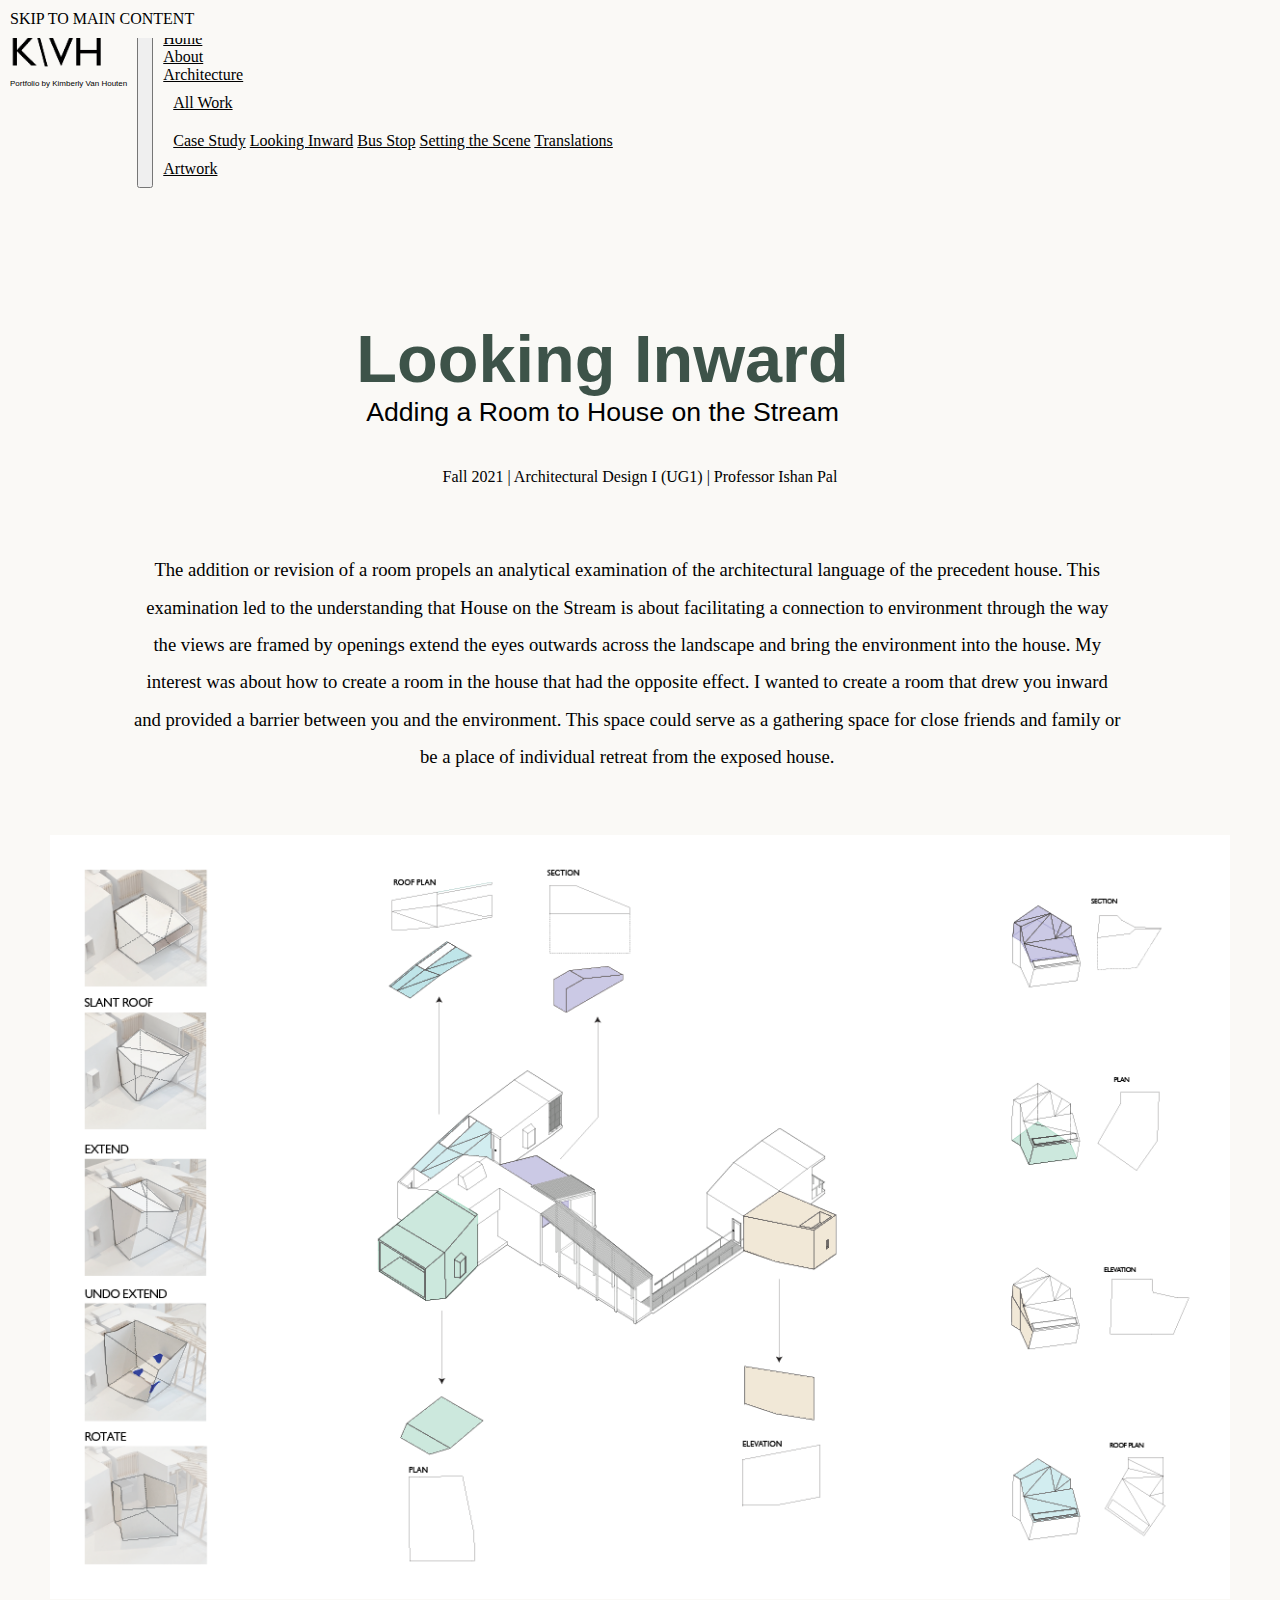
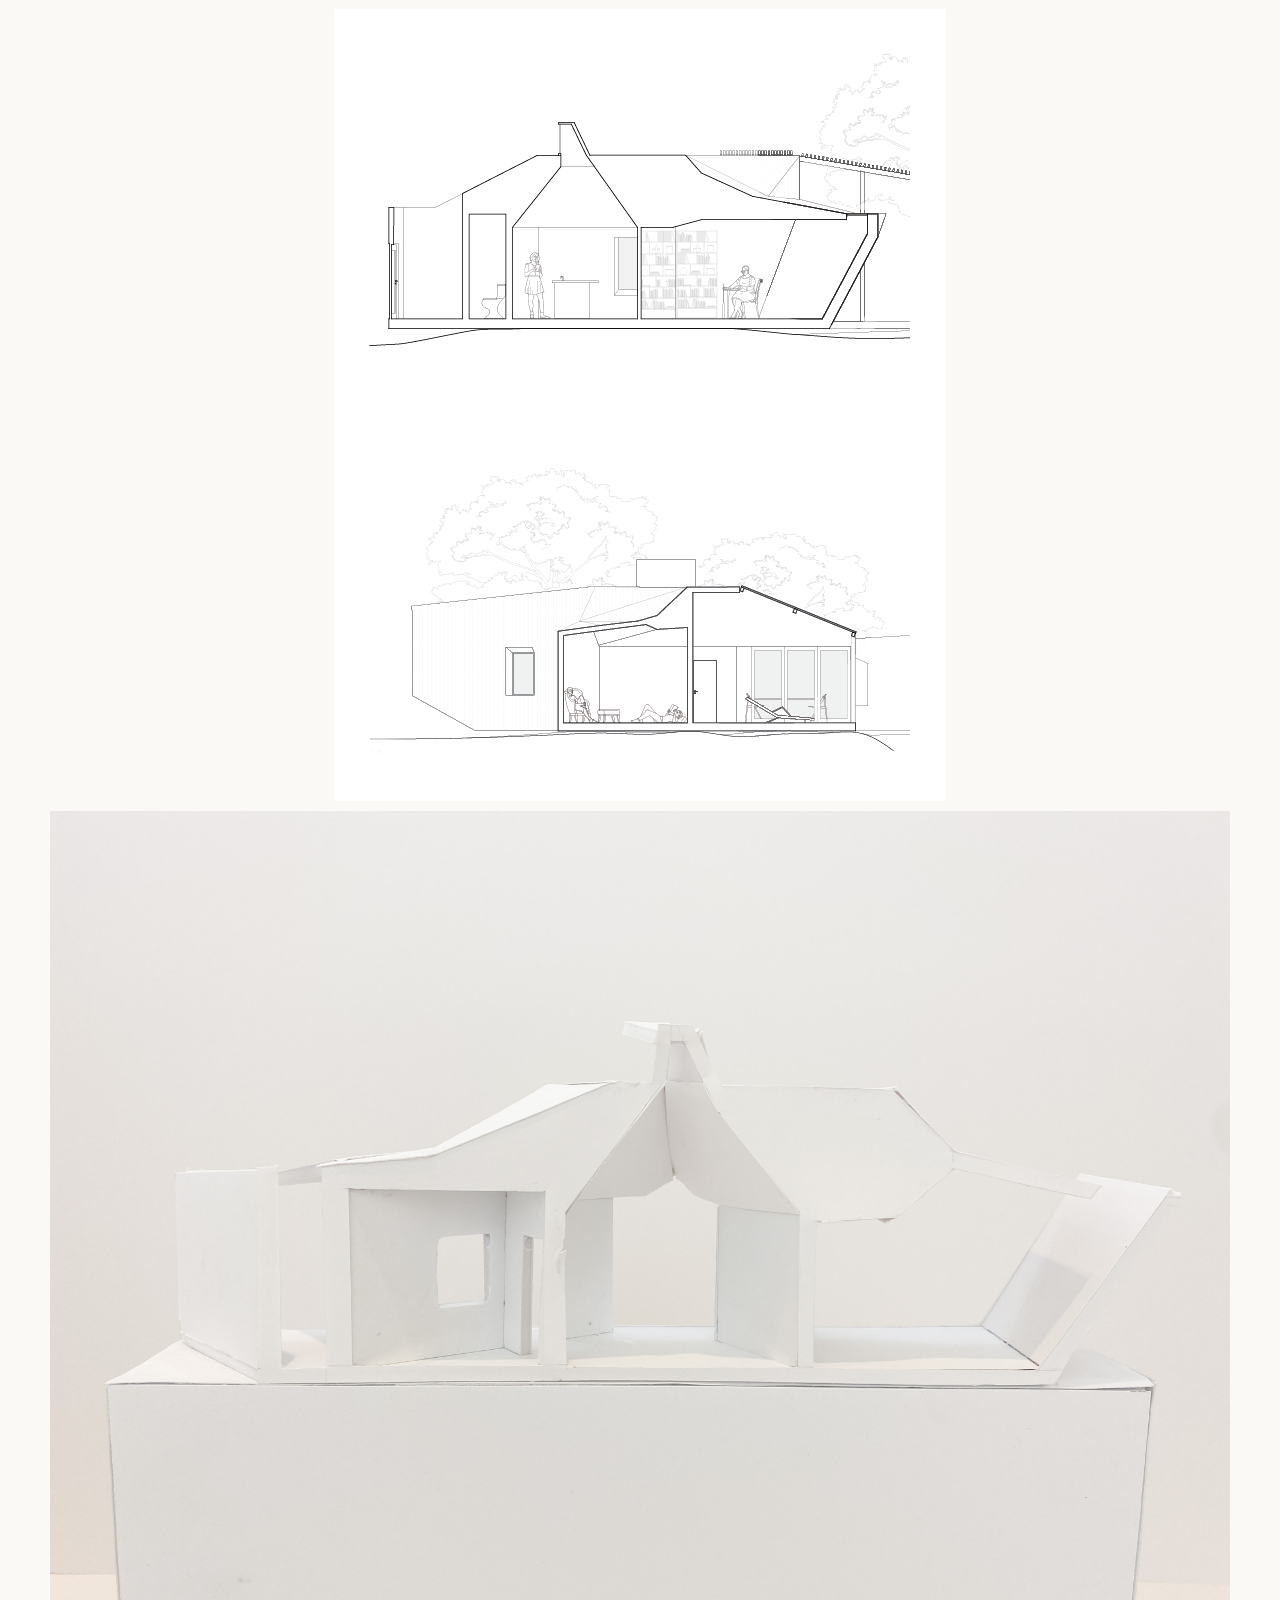
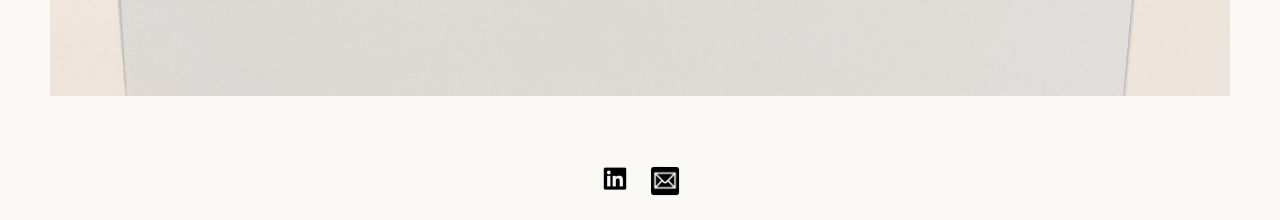
<file: work_ug1p2.html>
﻿<!DOCTYPE html>

<html lang="en" xmlns="http://www.w3.org/1999/xhtml">
<head>
    <meta charset="utf-8" />
    <meta name="viewport" content="width=device-width, initial-scale=1">
    <link rel="shortcut icon" type="image/png" href="images/kvh_favicon.png" />
    <!-- Bootstrap CSS -->
    <link href="https://cdn.jsdelivr.net/npm/bootstrap@5.1.3/dist/css/bootstrap.min.css"
          rel="stylesheet" integrity="sha384-1BmE4kWBq78iYhFldvKuhfTAU6auU8tT94WrHftjDbrCEXSU1oBoqyl2QvZ6jIW3"
          crossorigin="anonymous">
    <link rel="stylesheet" href="css/html5reset.css">
    <link rel="stylesheet" href="css/style.css">

    <title> Work | KIMBERLY VAN HOUTEN </title>
</head>
<body>
    <div class="skip"><a href="#main">Skip to Main Content</a></div>
    <!-- header is repeated content -->
    <!--/.Navbar-->
    <header>
        <nav class="navbar navbar-expand-md navbar-light fixed-top">
            <!-- Logo that links to homepage -->
            <div class=mainLogo>
                <a href=index.html>
                    <img src="images/kvh_logo.png" alt="kvh" id="logo_initial">
                </a>
                <!-- text -->
                <p>Portfolio by Kimberly Van Houten </p>
            </div>
            <!--collapsable menu button -->
            <button class="navbar-toggler" type="button" data-bs-toggle="collapse"
                    data-bs-target="#navbarCollapse" aria-controls="navbarCollapse"
                    aria-expanded="false" aria-label="Toggle navigation">
                <span class="navbar-toggler-icon"></span>
            </button>
            <!--collapsable menu content-->
            <div class="collapse navbar-collapse" id="navbarCollapse">
                <ul class="navbar-nav ms-auto mb-2 mb-md-0">
                    <li class="nav-item">
                        <a class="nav-link" href="index.html">Home</a>
                    </li>
                    <li class="nav-item">
                        <a class="nav-link" href="about.html"> About </a>
                    </li>
                    <li class="nav-item dropdown">
                        <a class="nav-link dropdown-toggle" data-toggle="dropdown" href="#" role="button" aria-haspopup="true"
                           aria-expanded="false">Architecture </a>
                        <div class="dropdown-menu">
                            <a class="dropdown-item" href="architecture.html">All Work</a>
                            <div class="dropdown-divider"></div>
                            <a class="dropdown-item" href="work_ug1p1.html">Case Study</a>
                            <a class="dropdown-item active" href="work_ug1p2.html">Looking Inward</a>
                            <a class="dropdown-item" href="work_busstop.html">Bus Stop</a>
                            <a class="dropdown-item" href="work_211.html">Setting the Scene</a>
                            <a class="dropdown-item" href="work_218p1.html">Translations</a>
                        </div>
                    </li>
                    <li class="nav-item">
                        <a class="nav-link" href="artwork.html"> Artwork </a>
                    </li>
                </ul>
            </div>
        </nav>
        <h1>Looking Inward</h1>
    </header>
    <main id="main">

        <h2>Adding a Room to House on the Stream</h2>

        <p class=project_info>
            Fall 2021 | Architectural Design I (UG1) | Professor Ishan Pal
        </p>
        <p class="body_text">
            The addition or revision of a room propels an analytical examination of the architectural language of the precedent house.
            This examination led to the understanding that House on the Stream is about facilitating a connection to environment through
            the way the views are framed by openings extend the eyes  outwards across the landscape and bring the environment into the house.
            My interest was about how to create a room in the house that had the opposite effect.  I wanted to create a room that drew you
            inward and provided a barrier between you and the environment. This space could
            serve as a gathering space for close friends and family or be a place of
            individual retreat from the exposed house.
        </p>
        <!-- grid of pictures -->
        <div class=project_container>
            <img src="images_work/ug1p2img1.png" alt="diagram">
            <img src="images_work/ug1p2img2.png" alt="sections">
            <img src="images_work/ug1p2img3.JPG" alt="model">
        </div>
    </main>
    <!-- footer is repeated content -->
    <footer>
        <!-- social media icon links -->
        <a target="blank" href="https://www.linkedin.com/in/kimberly-van-houten/">
            <img src="images/linkedin_icon.png" alt="linkedin icon">
        </a>

        <a target="blank" href="mailto:vhoutenk@umich.edu">
            <img src="images/email_icon.png" alt="email icon">
        </a>
    </footer>
    <!-- script for the dropdown menu-->
    <script src="https://cdn.jsdelivr.net/npm/bootstrap@5.1.3/dist/js/bootstrap.bundle.min.js"
            integrity="sha384-ka7Sk0Gln4gmtz2MlQnikT1wXgYsOg+OMhuP+IlRH9sENBO0LRn5q+8nbTov4+1p"
            crossorigin="anonymous">
    </script>
    <script src="https://code.jquery.com/jquery-3.3.1.slim.min.js" integrity="sha384-q8i/X+965DzO0rT7abK41JStQIAqVgRVzpbzo5smXKp4YfRvH+8abtTE1Pi6jizo" crossorigin="anonymous"></script>
    <script src="https://cdnjs.cloudflare.com/ajax/libs/popper.js/1.14.7/umd/popper.min.js" integrity="sha384-UO2eT0CpHqdSJQ6hJty5KVphtPhzWj9WO1clHTMGa3JDZwrnQq4sF86dIHNDz0W1" crossorigin="anonymous"></script>
    <script src="https://stackpath.bootstrapcdn.com/bootstrap/4.3.1/js/bootstrap.min.js" integrity="sha384-JjSmVgyd0p3pXB1rRibZUAYoIIy6OrQ6VrjIEaFf/nJGzIxFDsf4x0xIM+B07jRM" crossorigin="anonymous"></script>
    <script src="js/script.js"></script>

</body>
</html>
</file>
<file: css/style.css>
﻿body {
    font-family: Garamond;
    font-size: 12pt;
    background-color: #FAF9F6; 
}
body div{
    padding: 10px;
}


h1 {
    margin-top: 2em; /*edit for tablet*/
    font-family: System, sans-serif;
    font-size: 12vw;
    color: #3d5349;
    font-weight: 400;
    text-align: center;


}


@keyframes header_one_mobile {
    from {
        margin-top: -1em;
    }

    to {
        margin-top: 2em;
    }
}

@keyframes header_one_tablet {
    from {
        margin-top: -1em;
    }

    to {
        margin-top: 1.5em;
    }
}

@keyframes header_one_laptop {
    from {
        margin-top: -1em;
    }

    to {
        margin-top: 2em;
    }
}


h2{
    font-family:'Gill Sans', sans-serif;
    font-size: 20pt;
    text-align: center;
}

h3{
    font-family: 'Gill Sans', sans-serif;
    font-size: 15pt;
    padding-bottom: 10pt;
}


/*links*/
a{
    color: black;
}

a:visited{
    color:black;
}

a:hover{
    text-decoration:none;
    text-transform: uppercase;
}


/*heading*/

.skip a {
    /*skip to main content styling*/
    background: #FAF9F6;
    left: 0;
    padding: 10px;
    position: absolute;
    top: 0px;
}

.skip a:focus {
   position: absolute;
   top: 90px;
}


header.home-page {
    /*F2F2EA*/
    background: url(../images/home_background.jpg);
    z-index: 0;
    background-attachment: fixed; /* Parallax effect */
    background-repeat: no-repeat;
    background-position: center; /* Parallax effect */
    background-color: #FAF9F6;
    background-size: cover; /* Parallax effect */
    height: 98vh; /* Parallax effect */
}


header p {
    font-family: 'Gill Sans', sans-serif ;
    font-size: .5em;
}

img#logo_initial{
   width: 6em;
}

nav{
    text-align: left;
 }



 /*dropdown menu most from bootstrap*/

a.nav-link.active {
    background: #829e92;
    text-decoration: underline;
}

.navbar {
    display: flex;
    /*color: #3d5349; #829e92 #FAF9F6*/
    background-color: #FAF9F6;
}

.dropdown-menu.show {
    background-color: #FAF9F6;
    border: none;
    border-radius: 0;
}
a.dropdown-item:hover {
    background: #FAF9F6;
}

a.dropdown-item:hover {
    color: rgba(0,0,0,.55);
}

a .dropdown-item.active {
   color: rgba(0,0,0,.55);
   background: #829e92;
    text-decoration: underline;
}


/*text sections*/
.body_text{
    padding-left: 10px;
    padding-right: 10px;
    padding-top: 25px;
    line-height: 2em;
    font-size: 14pt;
}

/*just for the home page*/
#intro_bio, #software_skills {
    background: #829e92;
    padding-top: 3em;
    padding-bottom: 3em;
}

#project_list {
    font-size: 14pt;
    line-height: 2em;
    padding: 4em 4em 8em 4em;
    background: #FAF9F6;

}

/*photo and title for just the home page*/
#home_header {
    margin-top: 0em;
    width: 95%;
    line-height: 1;
    padding: 200px 0;
    text-align: center;
    font-size: 15vw;
}


/* sets grid for main page */
.container-main {
    display: grid;
    grid-template-columns: 1fr;
    grid-template-rows: 1fr 1fr 1fr;
}

/* sets flipcard*/
.flip_card { /*these items also refer to flex*/
    background-color: transparent;

}

.flip_card_inner {
    position: relative;
    width: 100%;
    height: 100%;
    text-align: center;
    transition: transform 0.8s;
    transform-style: preserve-3d;
}

a#flip_card_inner:hover {
    text-decoration: none;
    text-transform: none; /*overides other link action*/
}

a#flip_card_inner{
    text-decoration: none;
}

.flip_card:hover .flip_card_inner,
.flip_card:focus-within .flip_card_inner,
.flip_card:active .flip_card_inner,
.flip_card:focus .flip_card_inner {
    transform: rotateY(180deg);
}

/* Position the front and back side */
.flip_card_front, .flip_card_back {
    position: absolute;
    width: 100%;
    height: 100%;
    -webkit-backface-visibility: hidden; /* Safari */
    backface-visibility: hidden;
}

.flip_card_front {
    background-color: #829e92;
    font-size: 14pt;
    line-height: 2em;
}

.flip_card_back {
    display: flex;
    justify-content: center;
    background-color: #FAF9F6;
    transform: rotateY(180deg);
}

/*for the about page*/

/*not used because resume is not a pdf*/
#resumepdf{

   margin-top: 2em;
   width:95%;
   height: 100vh;
   margin-left: auto;
   margin-right: auto;
 
}

#resumeimg{
   margin-top: 2em;
   width:50%;
  display: block;
  margin-left: auto;
  margin-right: auto;
}

.about_container{
    display:grid;
    grid-template-columns: 1fr;
}
 

/*for the portfolio page*/

    /*not used since portfolio is not a pdf*/
#portfoliopdf {
    margin-top: 2em;
    width: 90%;
    height: 100vh;
}

.portfolio_container{
    display: flex;
    flex-direction: column;
    padding: 10px;
    justify-content: center;
   
}

.portfolio_container > img {
    width: 75vw;
    margin: 10px;
    align-self: center;
}


/*for the artwork page*/
form{
    text-align: center;
    padding-top: 10px;
    padding-bottom: 200px;
}

.artwork-container{
    display: flex;
    flex-direction: row;
    flex-wrap: wrap;
    padding: 10px;
    justify-content: center;
    align-items: baseline;
}

input[type=text], input[type=email]  {
    font-family: 'Garamond';
    width: 90%;
    padding: 12px 20px;
    margin: 8px 0;
    box-sizing: border-box;
    border: none;
    background-color: #3d5349;
    color: #FAF9F6;
} 

.my_pictures > img {
    box-shadow: 7px 7px 2px #3d5349;
}

.my_pictures { /*these items also refer to flex*/
    background-color: transparent; 
    width: 300px;
    height: auto;

}




/*for the linked work page*/
.project_container {
    display: flex;
    justify-content: center;
    flex-direction: column;
    padding: 50px;
}

.project_container > img{
  margin-top: 10px;  
}

.project_container.flip_card {
    width: 30%;
    height: 30%;
    margin: 10px;
}

p.project_info {
    padding: 2em;
    text-align: center;
}


/*for the architecture page*/
.container {
    display: grid;
    grid-template-columns: 1fr 1fr;
    grid-template-rows:  1fr repeat(5,5fr);
    align-items: center;
    row-gap: 10px;
   /* place-items: center; short hand to center vertically and horizontally*/
}

    .container p {
        font-family: 'Gill Sans';
        grid-column: 2 / 3;
        background-color: rgba(16, 32, 25, 0.7);
        color: #FAF9F6;
        justify-self: stretch;
        align-self: stretch;
        padding: 2em;
        font-size: 15pt;
    }


    .container div {
        background-color: rgba(16, 32, 25, 0.7);
        justify-self: stretch;
        align-self: center;
        grid-column: 1/-1;
        overflow: hidden;
    }

div.filter_div.arch.ug1p1{
    grid-row: 2 / span 1;
}

p.ug1p1{
    grid-row: 2 / span 1;
    

}
 
div.filter_div.art{
    grid-row: 3 / span 1;
}

p.art{
    grid-row: 3 / span 1;
    
}

div.filter_div.arch.ug1p2{
    grid-row: 4 / span 1;
}

p.ug1p2{
    grid-row: 4 / span 1;
    
}

div.filter_div.arch.c211{
    grid-row: 5 / span 1;
}

p.c211{
    grid-row: 5 / span 1;
    
}

div.filter_div.arch.c218{
    grid-row: 6 / span 1;
}

p.c218{
    grid-row: 6 / span 1;
    
}





        /*footer*/
 footer {
     display: flex;
    justify-content: center;
    padding: 10px;
   left: 0px;
   right: 0px;
   bottom: 0px;
    /*background-color: #9cb8ab;*/
    background-color: #FAF9F6;
   /* box-shadow: 0px 0px 16px 0px rgba(0,0,0,2); */
}

footer img{
    width:30px;
    height: auto;
    margin: 10px;
}





/* tablet view */
@media screen and (min-width: 768px) {


    .body_text {
       /* width: 70%; */
        text-align: left;
    }

    /*for the nav bar*/
    .navbar {
        flex-direction: column;
    }

    h1 { /*changed for the linked pages overriden for homepage*/
        margin-top: 1.5em;
        font-size: 70pt;
        font-weight: 700;
        text-align: right;
        padding-right: 75px;

    }

    h2 { /*changed for the linked pages overriden for homepage*/
        text-align: right;
        padding-right: 75px;
    }

    /* home page */
    /* sets columns and rows for main page */
    .container-main {   
        grid-template-columns: 1fr 1fr;
        grid-template-rows: 2fr 1fr; 
    }

    /* fixes the overarching ruleset stated in body_text*/
    #intro_bio {
        width: auto;
        grid-row: 1 / 2;
        grid-column: 1 / 2;
    }

    #project_list{
        width: auto;
        grid-row: 1 / 3;
        grid-column: 2 /3;
    }

    #software_skills{
        width: auto;
        grid-row: 2 / 3;
        grid-column: 1 /3;
    }

    /* fixes the overarching ruleset stated in h2*/
    .homepage_h2 {
        text-align: center;
    }


    /* about page */
    .about_container{
        grid-template-columns: 1fr 3fr;
        grid-template-rows: 150px 3fr;
    }
    img#headshot {
        grid-column: 1 / 2;
        grid-row: 2 / 3;
        padding-top: 40px;
        /*width: 50%;
        height: auto;
        padding-left: 3em;*/
    }
    .about_textdiv{
        grid-column: 2 /3;
        grid-row: 2 / -1;
        width: 100%;
        padding-left: 25px;
        padding-right: 25px;
    }

    #resumepdf {
        margin-right: 50px;
        margin-left: 50px;
        height: 1000px;
        width: 90%;
    }


    /*for the work page */
      .container{
          grid-template-rows: 1fr repeat(5,4fr);
      }
        .container p {
            padding: 2em;
            font-size: 20pt;
        }


        .container div {
            /*  background-color: rgba(16, 32, 25, 0.7);
            justify-self: stretch;
            align-self: center; 
              overflow: hidden;
          */
            grid-column: 1/ 2;
        }

    /*for linked work pages*/

    /*for the linked work page*/
    .project_container {
        display: flex;
        justify-content: center;
        flex-wrap: wrap;
        flex-direction: row;
    }
    p.project_info{
       
        text-align:right;
        padding-left: 300px;
        padding-right: 75px;
    }




    /*for artwork page*/

    .artwork-container {
        padding: 20px;
    }
    /*include flip card*/
    /*use flex here*/
}

@media screen and (min-width: 1280px) {
    h1 { /*changed for the linked pages overriden for homepage*/
        margin-top: 2em;
        font-size: 50pt;
        font-weight: 600;
        text-align: center;

    }

    h2 { /*changed for the linked pages overriden for homepage*/
        text-align: center;
        padding-right: 75px;
    }

    .body_text {
        text-align: center;
        padding-left: 100pt;
        padding-right: 100pt;
        width: 98%;

    }

    /*for the nav bar*/
    .navbar {
        flex-direction: row;
    }

    /* home page */

    #home_header {
        font-size: 120pt;
    }


    /* sets 2 columns for main page */
    .container-main {
        grid-template-columns: 1fr 1fr 1fr;
        grid-template-rows: 1fr;
    }

    /* fixes the overarching ruleset stated in body_text*/
    #intro_bio {
        margin: 0;
        padding-left: 25px;
        padding-right: 25px;
    }

    #project_list {
        
        grid-row: 1 / 2;
    }

    #software_skills {
       
        grid-row: 1/ 2;
        grid-column: 3 / 4;
    }

    
    /*linked pages*/

    p.project_info{
        text-align: center;
        padding: 30pt;
    }


    /*about*/
    .about_container{
        grid-template-rows: 50px 3fr;
    }
    img#headshot {
      padding-left: 100px;
      padding-right: 25px;
    }

    .about_text{
        text-align: left;
    }


   

    /*work pages*/
    .container{
       grid-template-columns: 1fr 1fr 1fr 1fr;
       grid-template-rows: 1fr 1fr 1fr 1fr;
    }

    div.filter_div.art {
        grid-row: 2 / span 1;
        grid-column: 3 / 4;
    }

    p.art {
        grid-row: 2 / span 1;
        grid-column: 4 / 5;
    }

    div.filter_div.arch.ug1p2 {
        grid-row: 3 / span 1;
        grid-column: 1 / 2 ;
    }

    p.ug1p2 {
        grid-row: 3 / span 1;
        grid-column: 2 / 3;
    }

    div.filter_div.arch.c211 {
        grid-row: 3 / span 1;
        grid-column: 3 / 4;
    }

    p.c211 {
        grid-row: 3 / span 1;
        grid-column: 4 / 5;
    }

    div.filter_div.arch.c218 {
        grid-row: 4 / span 1;
        grid-column: 1 / 2;
    }

    p.c218 {
        grid-row: 4 / span 1;
        grid-column: 2 / 3;
    }


    /*artwork*/
    @keyframes rotate {
        50% {
            transform: rotate(360deg);
        }
    }

    div.my_pictures:hover{
        animation-name: rotate;
        animation-duration: 3s;
        animation-iteration-count: 1;
        animation-delay: 2s;
    }
    .artwork-container {
        padding: 40px;
    }
}

@media (prefers-reduced-motion) {
    header.home-page {
        background-attachment: initial;
    }

    div.my_pictures:hover {
        animation: none;
    }

    h1 {
        animation: none;
    }

    .flip_card:hover .flip_card_inner,
    .flip_card:focus-within .flip_card_inner,
    .flip_card:active .flip_card_inner,
    .flip_card:focus .flip_card_inner{
        transform:none;
    }

    /* Position the front and back side */
    .flip_card_front, .flip_card_back {
        position:relative;
        -webkit-backface-visibility: visible; /* Safari */
        backface-visibility: visible;
    }
    .flip_card_front{
            height: 80%;
    }

     .flip_card_back {
            height: 20%;
            margin: 0;
            transform: none;
     }
}
</file>
